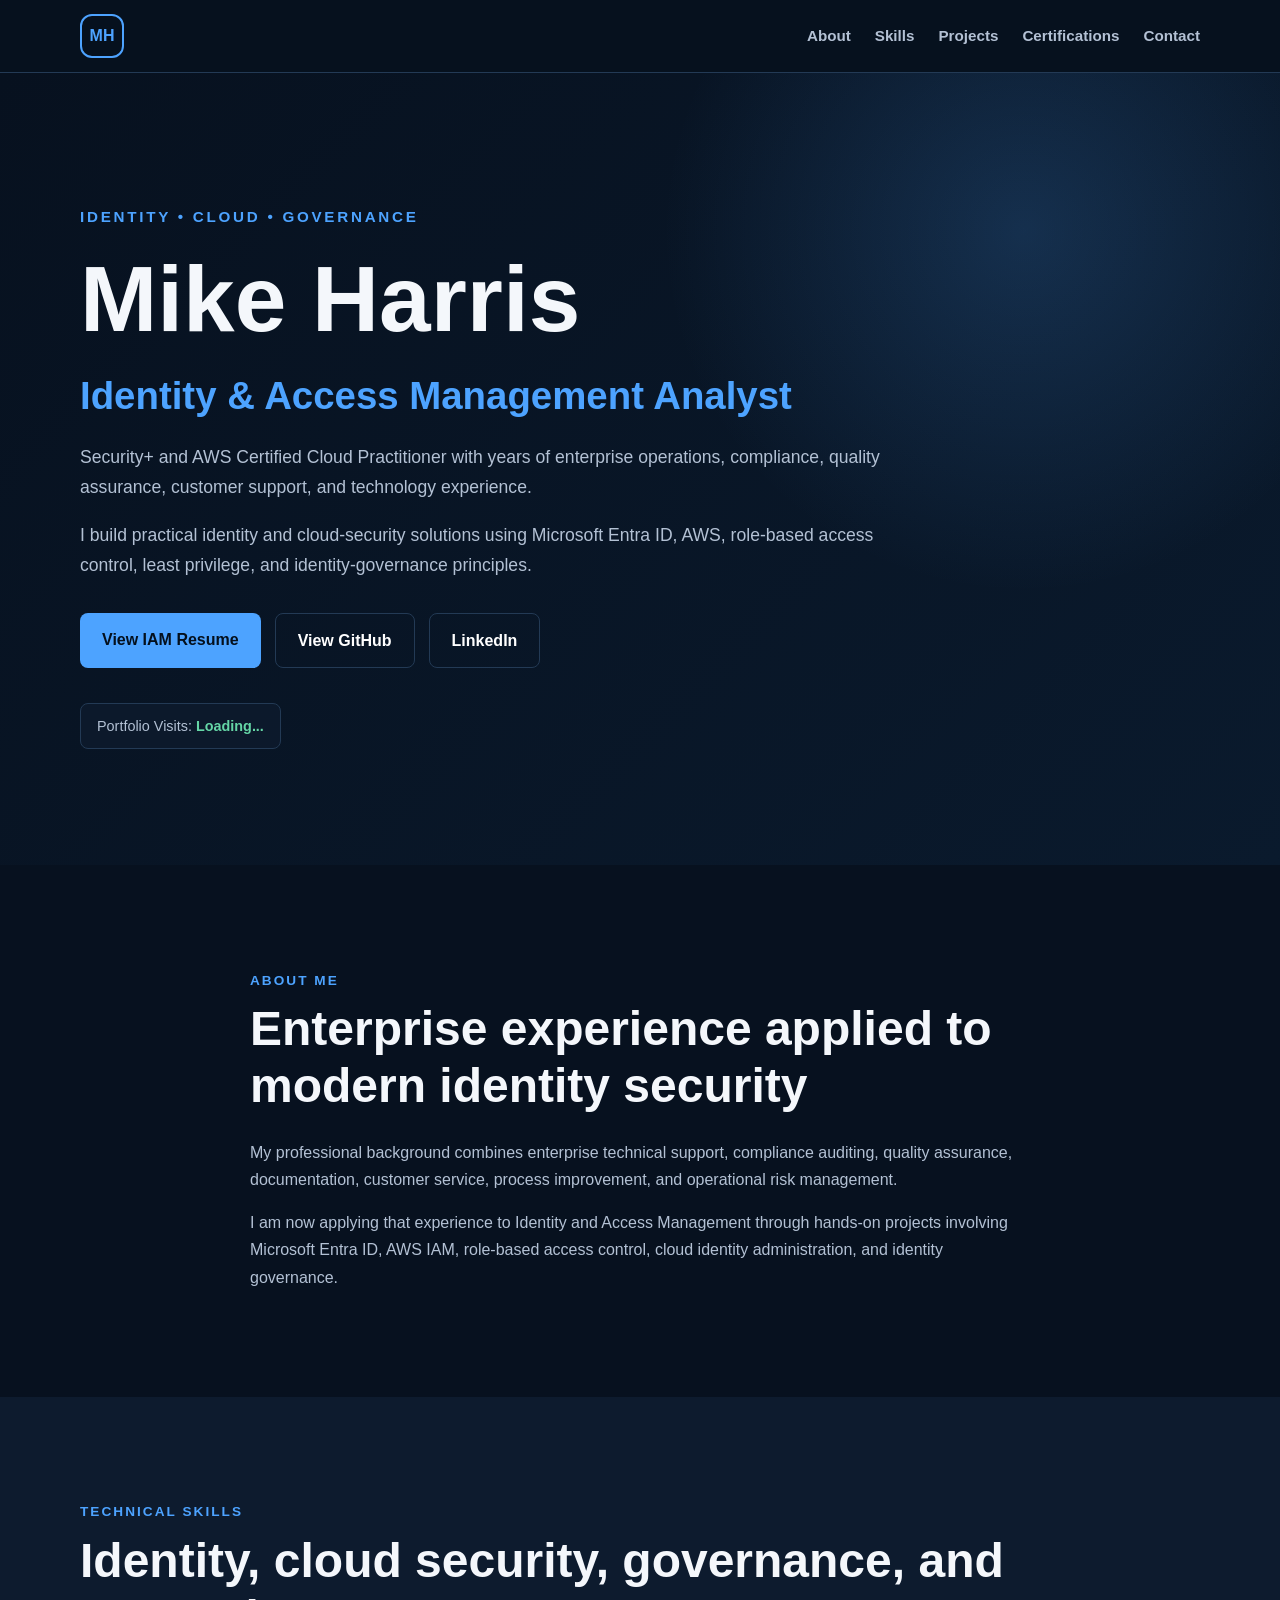
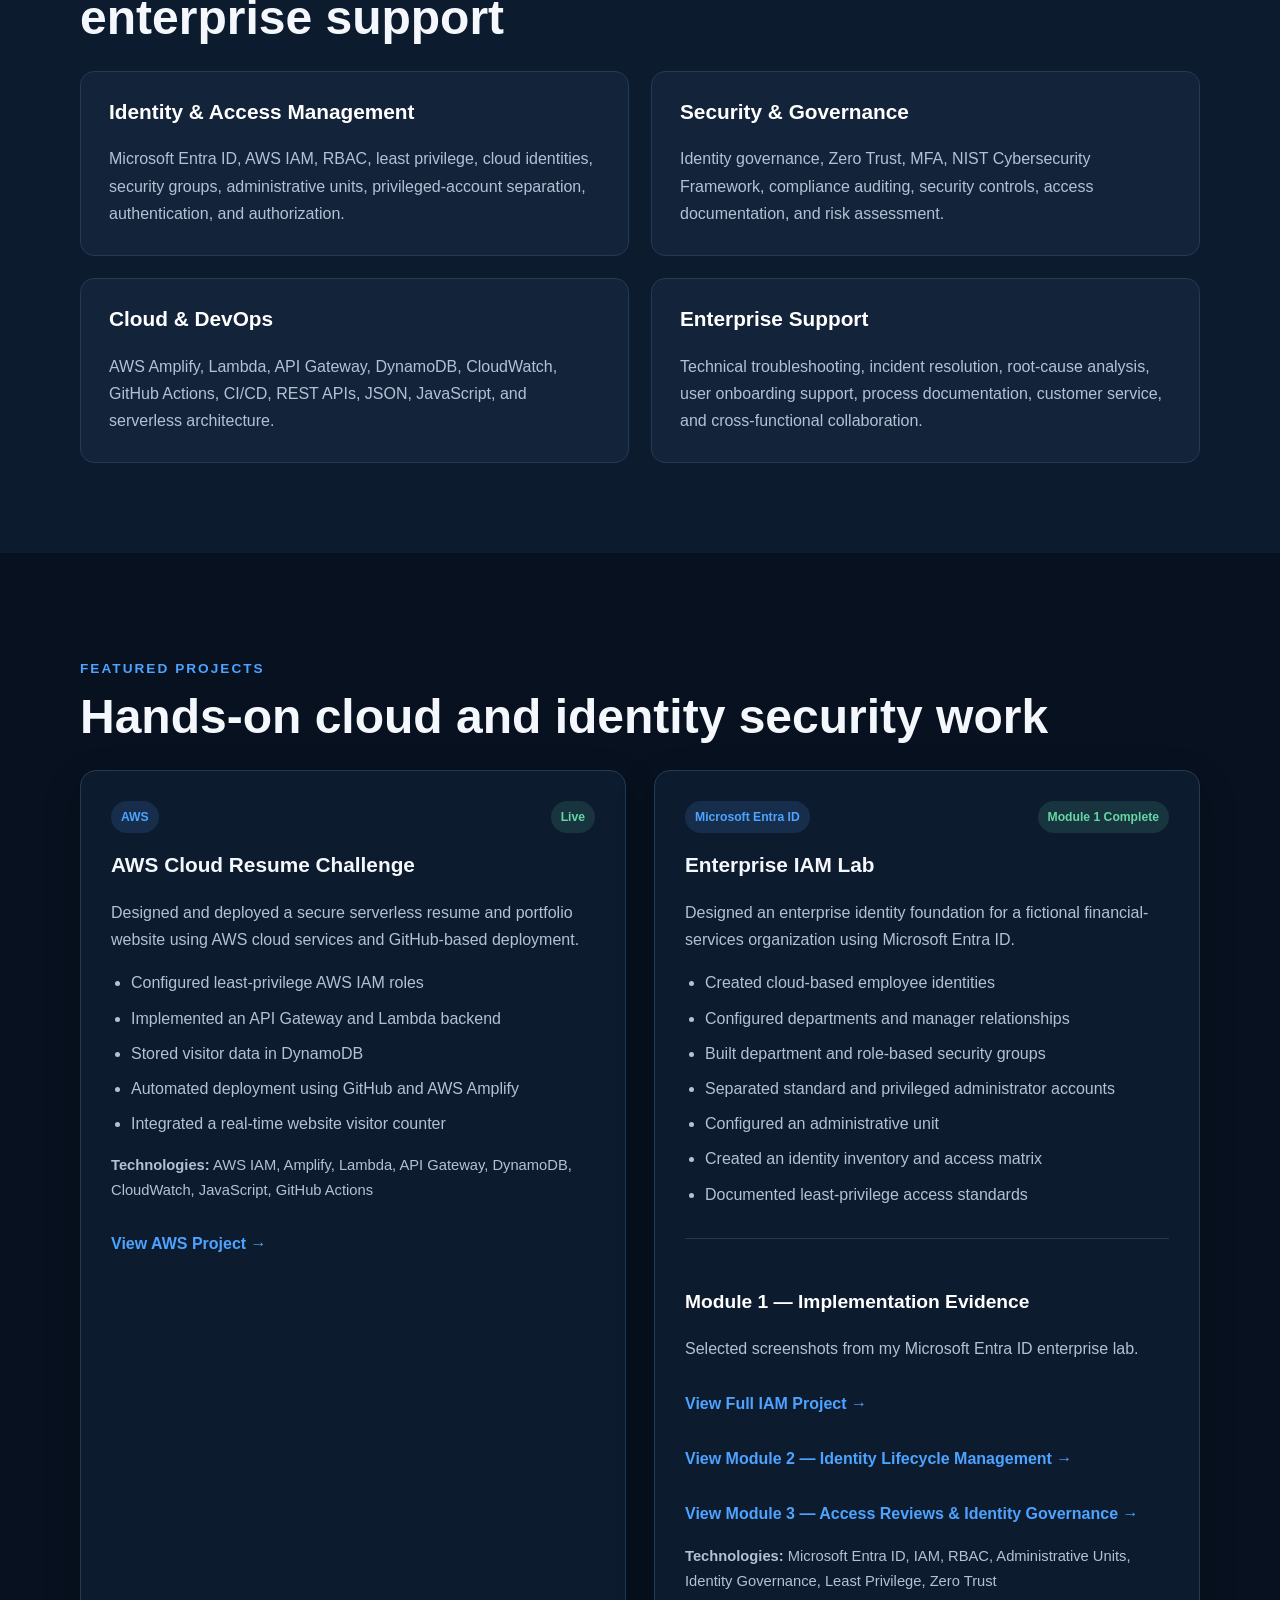
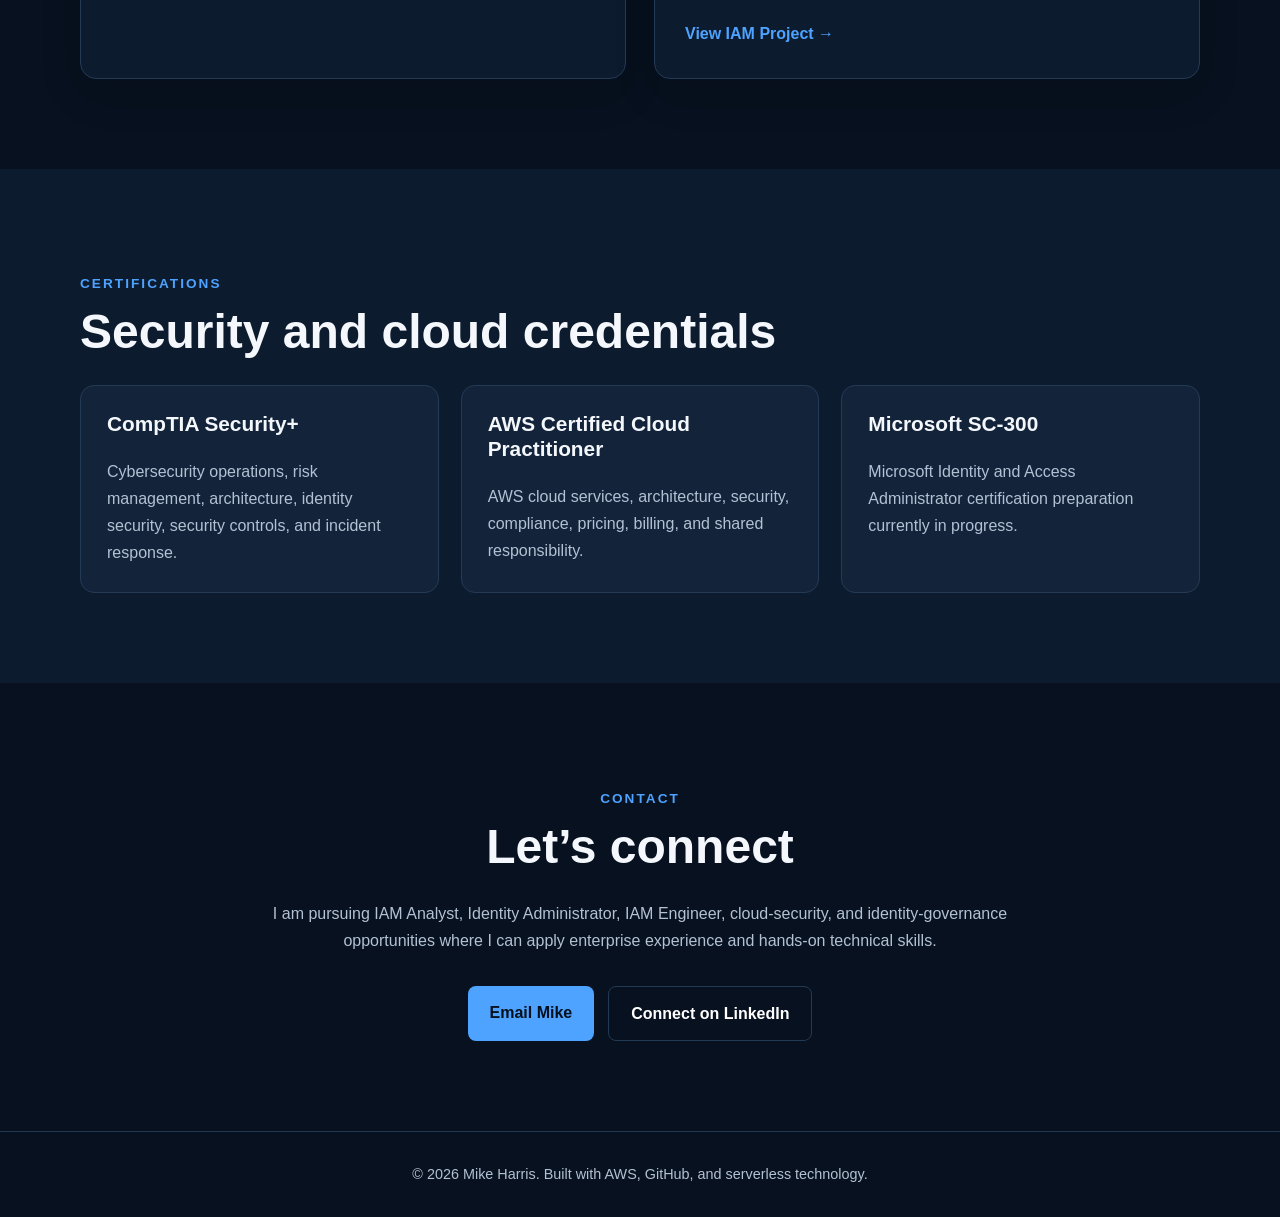
<file: index.html>
<!DOCTYPE html>
<html lang="en">
<head>
  <meta charset="UTF-8">

  <meta
    name="viewport"
    content="width=device-width, initial-scale=1.0"
  >

  <meta
    name="description"
    content="Mike Harris IAM and cloud security portfolio featuring Microsoft Entra ID, AWS, RBAC, identity governance, and cloud projects."
  >

  <title>Mike Harris | IAM & Cloud Security Portfolio</title>

  <link rel="stylesheet" href="style.css">
</head>

<body>

  <!-- Navigation -->
  <header class="site-header">
    <nav class="navbar container">

      <a class="logo" href="#top">MH</a>

      <div class="nav-links">
        <a href="#about">About</a>
        <a href="#skills">Skills</a>
        <a href="#projects">Projects</a>
        <a href="#certifications">Certifications</a>
        <a href="#contact">Contact</a>
      </div>

    </nav>
  </header>


  <main id="top">

    <!-- Hero Section -->
    <section class="hero">

      <div class="container hero-content">

        <p class="eyebrow">
          Identity • Cloud • Governance
        </p>

        <h1>Mike Harris</h1>

        <h2>
          Identity & Access Management Analyst
        </h2>

        <p class="hero-description">
          Security+ and AWS Certified Cloud Practitioner with 
          years of enterprise operations, compliance, quality assurance,
          customer support, and technology experience.
        </p>

        <p class="hero-description">
          I build practical identity and cloud-security solutions using
          Microsoft Entra ID, AWS, role-based access control, least privilege,
          and identity-governance principles.
        </p>

        <div class="button-group">

          <a
            class="button primary-button"
            href="Mike_Harris_Cloud_Resume.pdf"
            target="_blank"
            rel="noopener noreferrer"
          >
            View IAM Resume
          </a>

          <a
            class="button secondary-button"
            href="https://github.com/mikeharris23"
            target="_blank"
            rel="noopener noreferrer"
          >
            View GitHub
          </a>

          <a
            class="button secondary-button"
            href="https://www.linkedin.com/in/mharris7/"
            target="_blank"
            rel="noopener noreferrer"
          >
            LinkedIn
          </a>

        </div>

        <div class="visitor-counter">
          Portfolio Visits:
          <span id="visitor-count">Loading...</span>
        </div>

      </div>

    </section>


    <!-- About Section -->
    <section id="about" class="section">

      <div class="container narrow-container">

        <p class="section-label">About Me</p>

        <h2>
          Enterprise experience applied to modern identity security
        </h2>

        <p>
          My professional background combines enterprise technical support,
          compliance auditing, quality assurance, documentation, customer
          service, process improvement, and operational risk management.
        </p>

        <p>
          I am now applying that experience to Identity and Access Management
          through hands-on projects involving Microsoft Entra ID, AWS IAM,
          role-based access control, cloud identity administration, and
          identity governance.
        </p>

      </div>

    </section>


    <!-- Skills Section -->
    <section id="skills" class="section alternate-section">

      <div class="container">

        <p class="section-label">Technical Skills</p>

        <h2>
          Identity, cloud security, governance, and enterprise support
        </h2>

        <div class="skills-grid">

          <article class="skill-card">

            <h3>Identity & Access Management</h3>

            <p>
              Microsoft Entra ID, AWS IAM, RBAC, least privilege,
              cloud identities, security groups, administrative units,
              privileged-account separation, authentication, and authorization.
            </p>

          </article>


          <article class="skill-card">

            <h3>Security & Governance</h3>

            <p>
              Identity governance, Zero Trust, MFA, NIST Cybersecurity
              Framework, compliance auditing, security controls,
              access documentation, and risk assessment.
            </p>

          </article>


          <article class="skill-card">

            <h3>Cloud & DevOps</h3>

            <p>
              AWS Amplify, Lambda, API Gateway, DynamoDB, CloudWatch,
              GitHub Actions, CI/CD, REST APIs, JSON, JavaScript,
              and serverless architecture.
            </p>

          </article>


          <article class="skill-card">

            <h3>Enterprise Support</h3>

            <p>
              Technical troubleshooting, incident resolution, root-cause
              analysis, user onboarding support, process documentation,
              customer service, and cross-functional collaboration.
            </p>

          </article>

        </div>

      </div>

    </section>


    <!-- Projects Section -->
    <section id="projects" class="section">

      <div class="container">

        <p class="section-label">Featured Projects</p>

        <h2>
          Hands-on cloud and identity security work
        </h2>

        <div class="projects-grid">

          <!-- AWS Project -->
          <article class="project-card">

            <div class="project-heading">

              <span class="project-tag">
                AWS
              </span>

              <span class="status-badge">
                Live
              </span>

            </div>

            <h3>AWS Cloud Resume Challenge</h3>

            <p>
              Designed and deployed a secure serverless resume and portfolio
              website using AWS cloud services and GitHub-based deployment.
            </p>

            <ul>
              <li>Configured least-privilege AWS IAM roles</li>
              <li>Implemented an API Gateway and Lambda backend</li>
              <li>Stored visitor data in DynamoDB</li>
              <li>Automated deployment using GitHub and AWS Amplify</li>
              <li>Integrated a real-time website visitor counter</li>
            </ul>

            <p class="technology-list">
              <strong>Technologies:</strong>
              AWS IAM, Amplify, Lambda, API Gateway, DynamoDB,
              CloudWatch, JavaScript, GitHub Actions
            </p>

            <a
              class="project-link"
              href="https://github.com/mikeharris23/cloud-resume-project"
              target="_blank"
              rel="noopener noreferrer"
            >
              View AWS Project →
            </a>

          </article>


          <!-- IAM Project -->
          <article class="project-card">

            <div class="project-heading">

              <span class="project-tag">
                Microsoft Entra ID
              </span>

              <span class="status-badge">
                Module 1 Complete
              </span>

            </div>

            <h3>Enterprise IAM Lab</h3>

            <p>
              Designed an enterprise identity foundation for a fictional
              financial-services organization using Microsoft Entra ID.
            </p>

            <ul>
              <li>Created cloud-based employee identities</li>
              <li>Configured departments and manager relationships</li>
              <li>Built department and role-based security groups</li>
              <li>Separated standard and privileged administrator accounts</li>
              <li>Configured an administrative unit</li>
              <li>Created an identity inventory and access matrix</li>
              <li>Documented least-privilege access standards</li>
            </ul>

            <div class="iam-gallery">
  <h4>Module 1 — Implementation Evidence</h4>
  <p>Selected screenshots from my Microsoft Entra ID enterprise lab.</p>

              <a class="project-link" href="iam-lab.html">
  View Full IAM Project &rarr;
</a>

              <p>
  <a class="project-link" href="iam-lifecycle.html">
    View Module 2 — Identity Lifecycle Management &rarr;
  </a>
</p>

              <p>
  <a class="project-link" href="iam-governance.html">
    View Module 3 — Access Reviews &amp; Identity Governance &rarr;
  </a>
</p>
              
            <p class="technology-list">
              <strong>Technologies:</strong>
              Microsoft Entra ID, IAM, RBAC, Administrative Units,
              Identity Governance, Least Privilege, Zero Trust
            </p>

            <a
              class="project-link"
              href="https://github.com/mikeharris23/microsoft-entra-iam-lab"
              target="_blank"
              rel="noopener noreferrer"
            >
              View IAM Project →
            </a>

          </article>

        </div>

      </div>

    </section>


    <!-- Certifications Section -->
    <section id="certifications" class="section alternate-section">

      <div class="container">

        <p class="section-label">Certifications</p>

        <h2>
          Security and cloud credentials
        </h2>

        <div class="certification-grid">

          <article class="certification-card">

            <h3>CompTIA Security+</h3>

            <p>
              Cybersecurity operations, risk management, architecture,
              identity security, security controls, and incident response.
            </p>

          </article>


          <article class="certification-card">

            <h3>AWS Certified Cloud Practitioner</h3>

            <p>
              AWS cloud services, architecture, security, compliance,
              pricing, billing, and shared responsibility.
            </p>

          </article>


          <article class="certification-card">

            <h3>Microsoft SC-300</h3>

            <p>
              Microsoft Identity and Access Administrator certification
              preparation currently in progress.
            </p>

          </article>

        </div>

      </div>

    </section>


    <!-- Contact Section -->
    <section id="contact" class="section contact-section">

      <div class="container narrow-container">

        <p class="section-label">Contact</p>

        <h2>Let’s connect</h2>

        <p>
          I am pursuing IAM Analyst, Identity Administrator, IAM Engineer,
          cloud-security, and identity-governance opportunities where I can
          apply enterprise experience and hands-on technical skills.
        </p>

        <div class="button-group centered-buttons">

          <a
            class="button primary-button"
            href="mailto:mike_harris23@msn.com"
          >
            Email Mike
          </a>

          <a
            class="button secondary-button"
            href="https://www.linkedin.com/in/mharris7/"
            target="_blank"
            rel="noopener noreferrer"
          >
            Connect on LinkedIn
          </a>

        </div>

      </div>

    </section>

  </main>


  <!-- Footer -->
  <footer class="site-footer">

    <div class="container">

      <p>
        © 2026 Mike Harris. Built with AWS, GitHub, and serverless technology.
      </p>

    </div>

  </footer>


  <!-- Keep your visitor counter script -->
  <script src="script.js"></script>

</body>
</html>
</file>
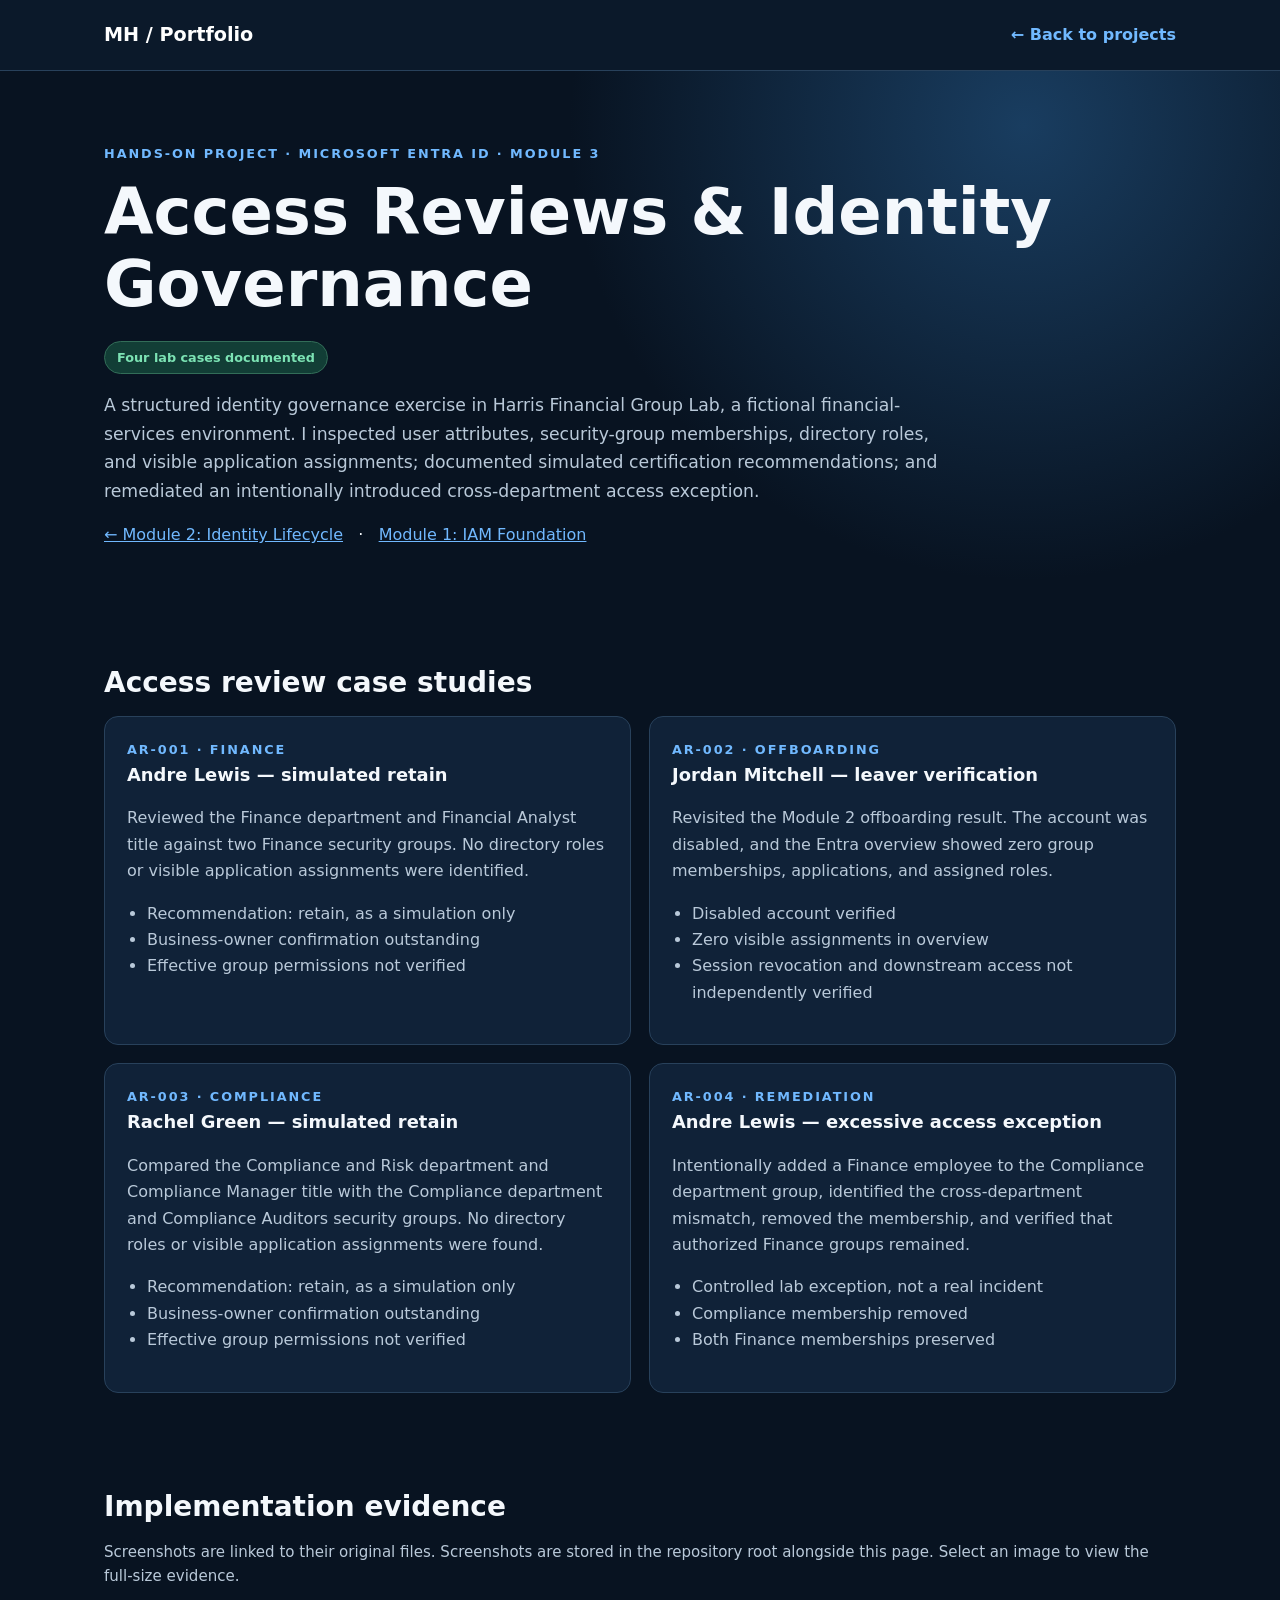
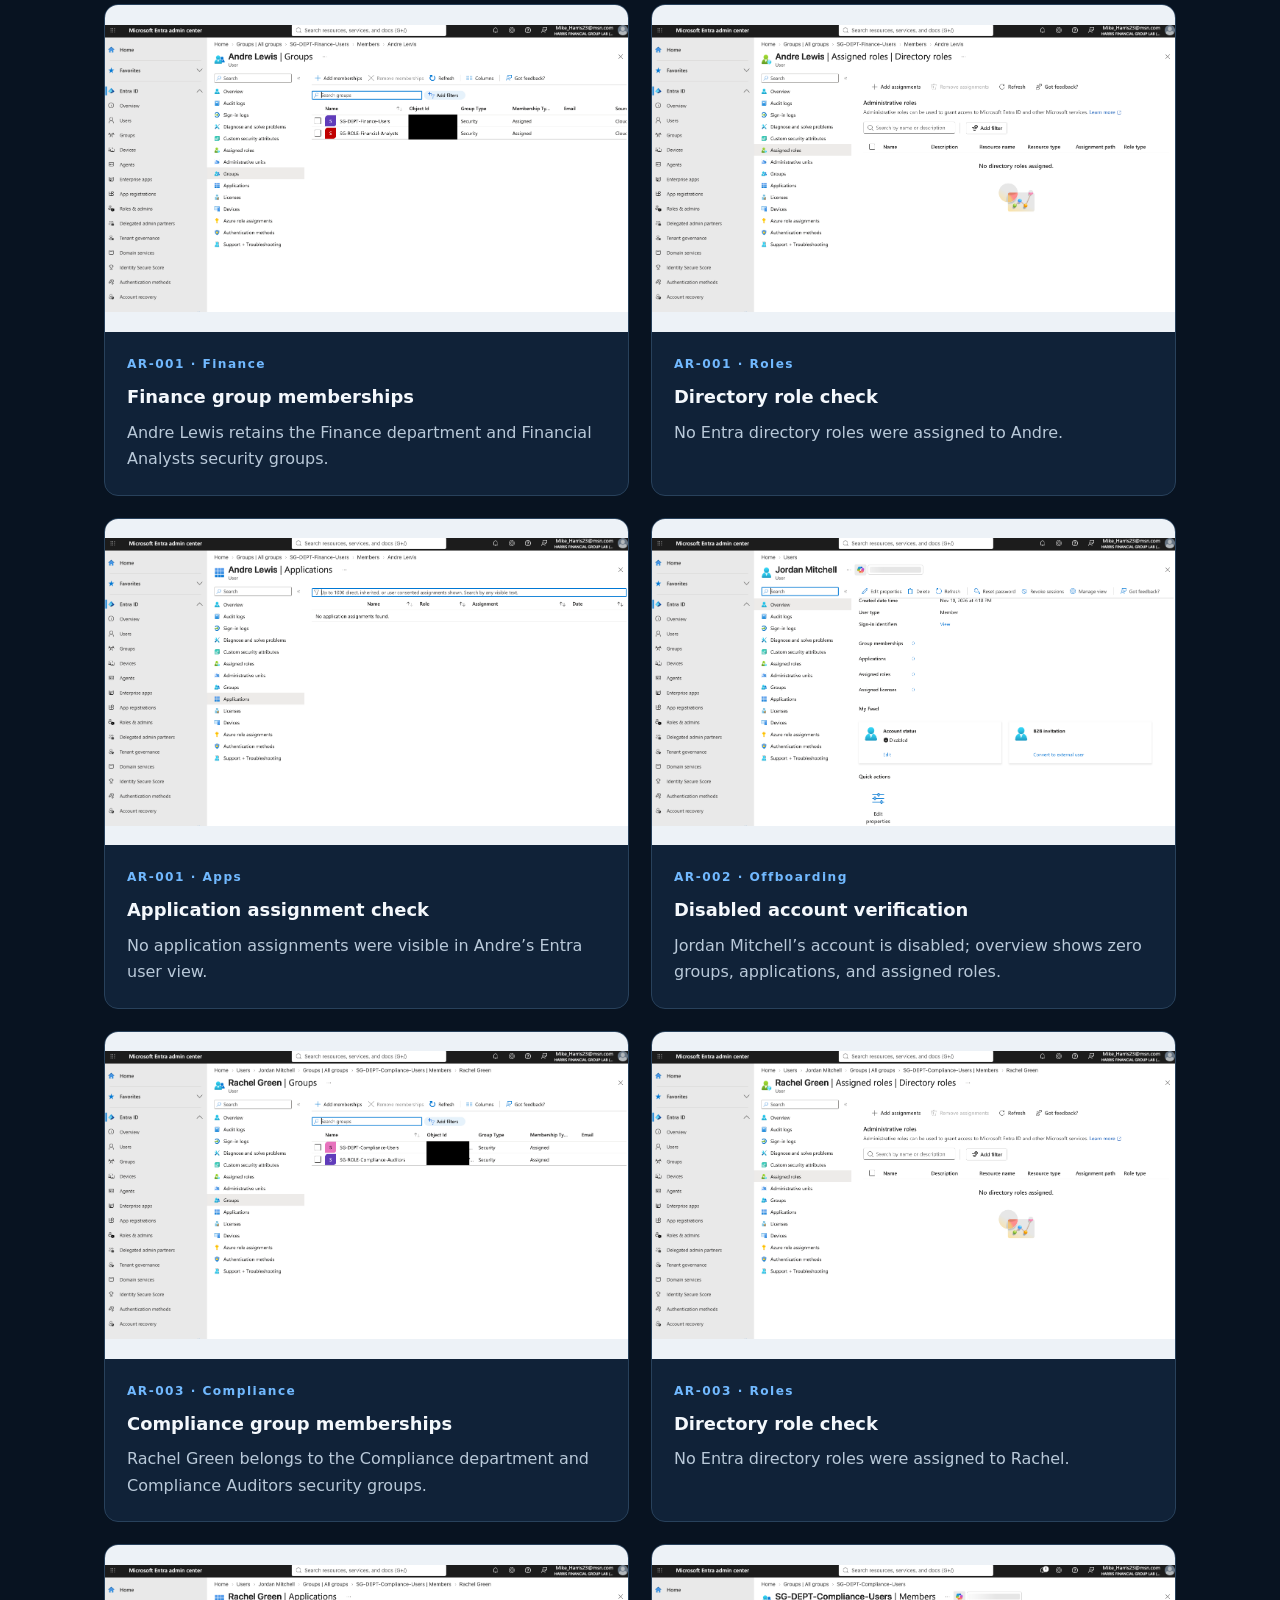
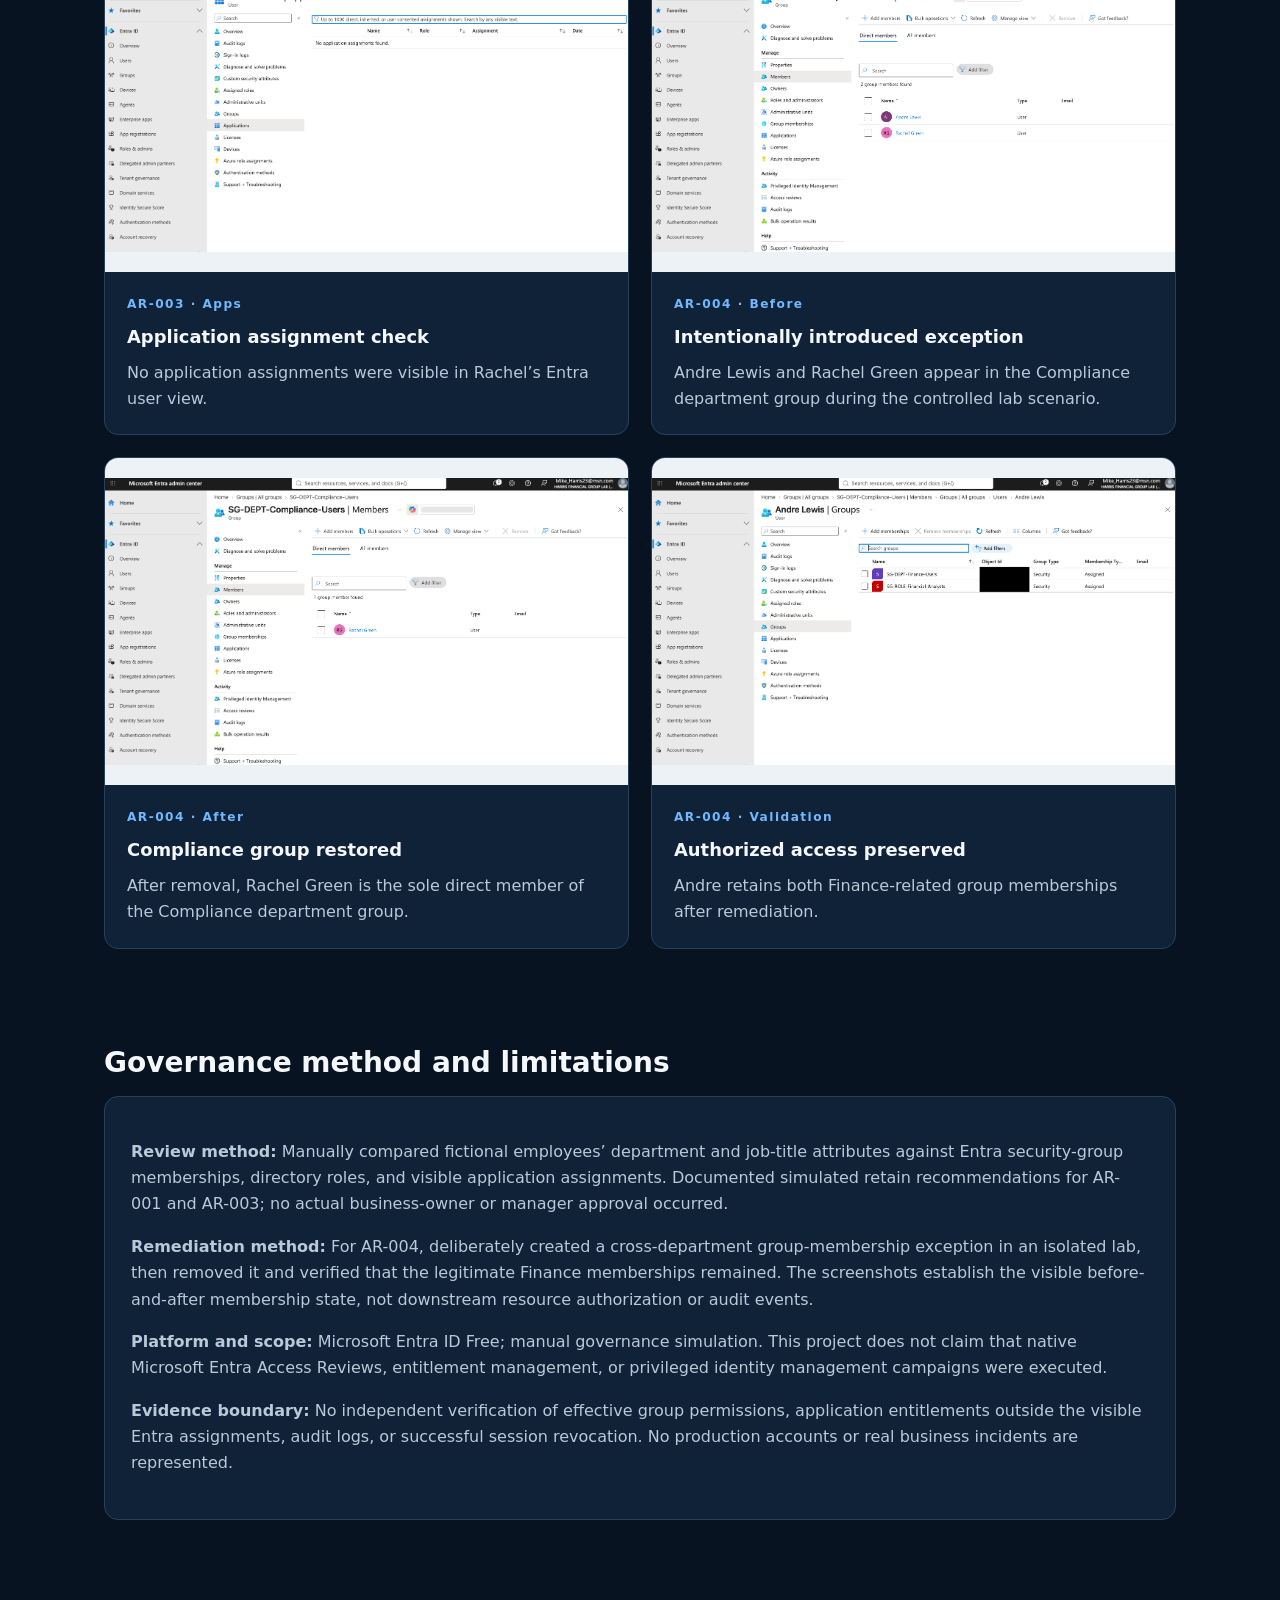
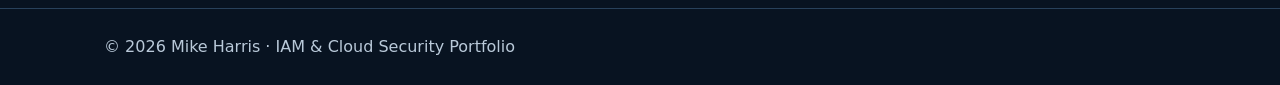
<file: iam-governance.html>
<!DOCTYPE html>
<html lang="en"><head><meta charset="utf-8"><meta name="viewport" content="width=device-width, initial-scale=1"><meta name="description" content="Microsoft Entra ID Free simulated access certifications, offboarding verification, and least-privilege remediation with lab evidence."><title>IAM Module 3 — Access Reviews &amp; Identity Governance | Mike Harris</title><style>:root{color-scheme:dark;--bg:#081321;--card:#102238;--line:#28415b;--ink:#f4f8fc;--muted:#b9c9d9;--blue:#71b9ff;--green:#7ce3b4}*{box-sizing:border-box}body{margin:0;background:var(--bg);color:var(--ink);font:16px/1.65 system-ui,-apple-system,Segoe UI,Arial,sans-serif}a{color:var(--blue)}.wrap{max-width:1120px;margin:auto;padding:0 24px}header{border-bottom:1px solid var(--line);background:#0b192a}nav{min-height:70px;display:flex;justify-content:space-between;align-items:center;gap:16px}nav a{text-decoration:none;font-weight:700}.brand{font-size:1.2rem;color:white}.hero{padding:72px 0 52px;background:radial-gradient(circle at 80% 10%,#193d60 0,transparent 40%)}.kicker{text-transform:uppercase;letter-spacing:.15em;color:var(--blue);font-size:.8rem;font-weight:800}h1{font-size:clamp(2.2rem,5vw,4rem);line-height:1.13;margin:12px 0 20px}h2{font-size:1.75rem;line-height:1.25;margin:0 0 16px}h3{font-size:1.12rem;margin:0 0 8px}.intro{max-width:850px;color:var(--muted);font-size:1.08rem}.section{padding:48px 0}.panel,.shot,.step{background:var(--card);border:1px solid var(--line);border-radius:14px}.panel{padding:26px;color:var(--muted)}.steps{display:grid;grid-template-columns:repeat(2,minmax(0,1fr));gap:18px}.step{padding:22px}.step p,.step li{color:var(--muted)}.step ul{padding-left:20px}.gallery{display:grid;grid-template-columns:repeat(2,minmax(0,1fr));gap:22px}.shot{overflow:hidden}.shot a{display:block;background:#edf2f7}.shot img{display:block;width:100%;aspect-ratio:16/10;object-fit:contain}.shot .body{padding:22px}.shot .body p{margin:0;color:var(--muted)}.num{font-size:.76rem;letter-spacing:.12em;color:var(--blue);font-weight:800;margin-bottom:8px}.note{color:var(--muted);font-size:.94rem}.pill{display:inline-block;border:1px solid #326d58;background:#123e36;color:var(--green);padding:5px 12px;border-radius:99px;font-size:.8rem;font-weight:700}footer{margin-top:40px;border-top:1px solid var(--line);padding:25px 0;color:var(--muted)}:focus-visible{outline:3px solid var(--blue);outline-offset:3px}@media(max-width:760px){.gallery,.steps{grid-template-columns:1fr}.hero{padding-top:48px}}</style></head><body>
<header><nav class="wrap"><a class="brand" href="index.html">MH / Portfolio</a><a href="index.html#projects">← Back to projects</a></nav></header>
<main><section class="hero"><div class="wrap"><div class="kicker">Hands-on project · Microsoft Entra ID · Module 3</div><h1>Access Reviews &amp; Identity Governance</h1><span class="pill">Four lab cases documented</span><p class="intro">A structured identity governance exercise in Harris Financial Group Lab, a fictional financial-services environment. I inspected user attributes, security-group memberships, directory roles, and visible application assignments; documented simulated certification recommendations; and remediated an intentionally introduced cross-department access exception.</p><p><a href="iam-lifecycle.html">← Module 2: Identity Lifecycle</a> &nbsp; · &nbsp; <a href="iam-lab.html">Module 1: IAM Foundation</a></p></div></section>
<section class="section"><div class="wrap"><h2>Access review case studies</h2><div class="steps">
<article class="step"><div class="kicker">AR-001 · Finance</div><h3>Andre Lewis — simulated retain</h3><p>Reviewed the Finance department and Financial Analyst title against two Finance security groups. No directory roles or visible application assignments were identified.</p><ul><li>Recommendation: retain, as a simulation only</li><li>Business-owner confirmation outstanding</li><li>Effective group permissions not verified</li></ul></article>
<article class="step"><div class="kicker">AR-002 · Offboarding</div><h3>Jordan Mitchell — leaver verification</h3><p>Revisited the Module 2 offboarding result. The account was disabled, and the Entra overview showed zero group memberships, applications, and assigned roles.</p><ul><li>Disabled account verified</li><li>Zero visible assignments in overview</li><li>Session revocation and downstream access not independently verified</li></ul></article>
<article class="step"><div class="kicker">AR-003 · Compliance</div><h3>Rachel Green — simulated retain</h3><p>Compared the Compliance and Risk department and Compliance Manager title with the Compliance department and Compliance Auditors security groups. No directory roles or visible application assignments were found.</p><ul><li>Recommendation: retain, as a simulation only</li><li>Business-owner confirmation outstanding</li><li>Effective group permissions not verified</li></ul></article>
<article class="step"><div class="kicker">AR-004 · Remediation</div><h3>Andre Lewis — excessive access exception</h3><p>Intentionally added a Finance employee to the Compliance department group, identified the cross-department mismatch, removed the membership, and verified that authorized Finance groups remained.</p><ul><li>Controlled lab exception, not a real incident</li><li>Compliance membership removed</li><li>Both Finance memberships preserved</li></ul></article>
</div></div></section>
<section class="section"><div class="wrap"><h2>Implementation evidence</h2><p class="note">Screenshots are linked to their original files. Screenshots are stored in the repository root alongside this page. Select an image to view the full-size evidence.</p><div class="gallery">
<article class="shot"><a href="ar001-finance-membership.png" target="_blank" rel="noopener noreferrer"><img src="ar001-finance-membership.png" loading="lazy" alt="Finance group memberships — Microsoft Entra ID lab evidence"></a><div class="body"><div class="num">AR-001 · Finance</div><h3>Finance group memberships</h3><p>Andre Lewis retains the Finance department and Financial Analysts security groups.</p></div></article>
<article class="shot"><a href="ar001-finance-roles.png" target="_blank" rel="noopener noreferrer"><img src="ar001-finance-roles.png" loading="lazy" alt="Directory role check — Microsoft Entra ID lab evidence"></a><div class="body"><div class="num">AR-001 · Roles</div><h3>Directory role check</h3><p>No Entra directory roles were assigned to Andre.</p></div></article>
<article class="shot"><a href="ar001-finance-apps.png" target="_blank" rel="noopener noreferrer"><img src="ar001-finance-apps.png" loading="lazy" alt="Application assignment check — Microsoft Entra ID lab evidence"></a><div class="body"><div class="num">AR-001 · Apps</div><h3>Application assignment check</h3><p>No application assignments were visible in Andre’s Entra user view.</p></div></article>
<article class="shot"><a href="ar002-disabled-account.png" target="_blank" rel="noopener noreferrer"><img src="ar002-disabled-account.png" loading="lazy" alt="Disabled account verification — Microsoft Entra ID lab evidence"></a><div class="body"><div class="num">AR-002 · Offboarding</div><h3>Disabled account verification</h3><p>Jordan Mitchell’s account is disabled; overview shows zero groups, applications, and assigned roles.</p></div></article>
<article class="shot"><a href="ar003-compliance-membership.png" target="_blank" rel="noopener noreferrer"><img src="ar003-compliance-membership.png" loading="lazy" alt="Compliance group memberships — Microsoft Entra ID lab evidence"></a><div class="body"><div class="num">AR-003 · Compliance</div><h3>Compliance group memberships</h3><p>Rachel Green belongs to the Compliance department and Compliance Auditors security groups.</p></div></article>
<article class="shot"><a href="ar003-compliance-roles.png" target="_blank" rel="noopener noreferrer"><img src="ar003-compliance-roles.png" loading="lazy" alt="Directory role check — Microsoft Entra ID lab evidence"></a><div class="body"><div class="num">AR-003 · Roles</div><h3>Directory role check</h3><p>No Entra directory roles were assigned to Rachel.</p></div></article>
<article class="shot"><a href="ar003-compliance-apps.png" target="_blank" rel="noopener noreferrer"><img src="ar003-compliance-apps.png" loading="lazy" alt="Application assignment check — Microsoft Entra ID lab evidence"></a><div class="body"><div class="num">AR-003 · Apps</div><h3>Application assignment check</h3><p>No application assignments were visible in Rachel’s Entra user view.</p></div></article>
<article class="shot"><a href="ar004-before-remediation.png" target="_blank" rel="noopener noreferrer"><img src="ar004-before-remediation.png" loading="lazy" alt="Intentionally introduced exception — Microsoft Entra ID lab evidence"></a><div class="body"><div class="num">AR-004 · Before</div><h3>Intentionally introduced exception</h3><p>Andre Lewis and Rachel Green appear in the Compliance department group during the controlled lab scenario.</p></div></article>
<article class="shot"><a href="ar004-after-remediation.png" target="_blank" rel="noopener noreferrer"><img src="ar004-after-remediation.png" loading="lazy" alt="Compliance group restored — Microsoft Entra ID lab evidence"></a><div class="body"><div class="num">AR-004 · After</div><h3>Compliance group restored</h3><p>After removal, Rachel Green is the sole direct member of the Compliance department group.</p></div></article>
<article class="shot"><a href="ar004-finance-verified.png" target="_blank" rel="noopener noreferrer"><img src="ar004-finance-verified.png" loading="lazy" alt="Authorized access preserved — Microsoft Entra ID lab evidence"></a><div class="body"><div class="num">AR-004 · Validation</div><h3>Authorized access preserved</h3><p>Andre retains both Finance-related group memberships after remediation.</p></div></article>
</div></div></section>
<section class="section"><div class="wrap"><h2>Governance method and limitations</h2><div class="panel"><p><strong>Review method:</strong> Manually compared fictional employees’ department and job-title attributes against Entra security-group memberships, directory roles, and visible application assignments. Documented simulated retain recommendations for AR-001 and AR-003; no actual business-owner or manager approval occurred.</p><p><strong>Remediation method:</strong> For AR-004, deliberately created a cross-department group-membership exception in an isolated lab, then removed it and verified that the legitimate Finance memberships remained. The screenshots establish the visible before-and-after membership state, not downstream resource authorization or audit events.</p><p><strong>Platform and scope:</strong> Microsoft Entra ID Free; manual governance simulation. This project does not claim that native Microsoft Entra Access Reviews, entitlement management, or privileged identity management campaigns were executed.</p><p><strong>Evidence boundary:</strong> No independent verification of effective group permissions, application entitlements outside the visible Entra assignments, audit logs, or successful session revocation. No production accounts or real business incidents are represented.</p></div></div></section></main>
<footer><div class="wrap">© 2026 Mike Harris · IAM &amp; Cloud Security Portfolio</div></footer></body></html>
</file>
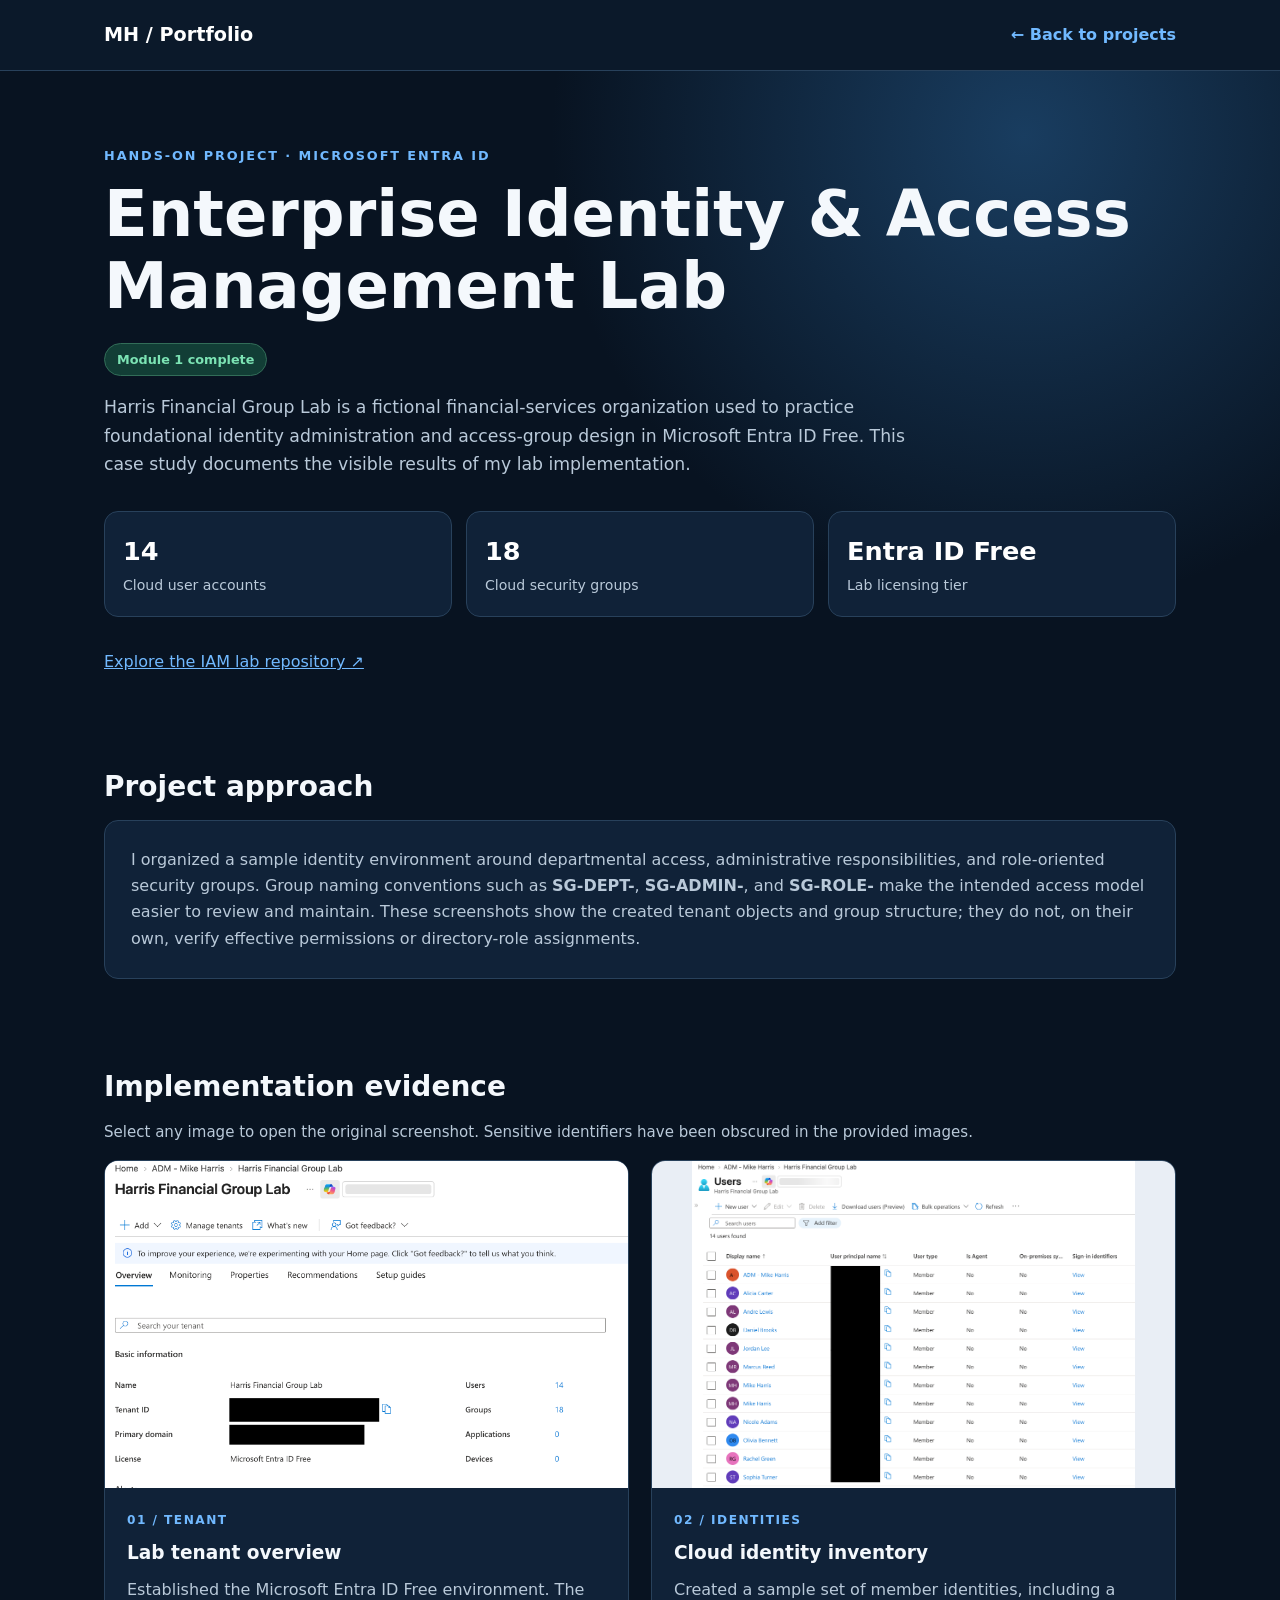
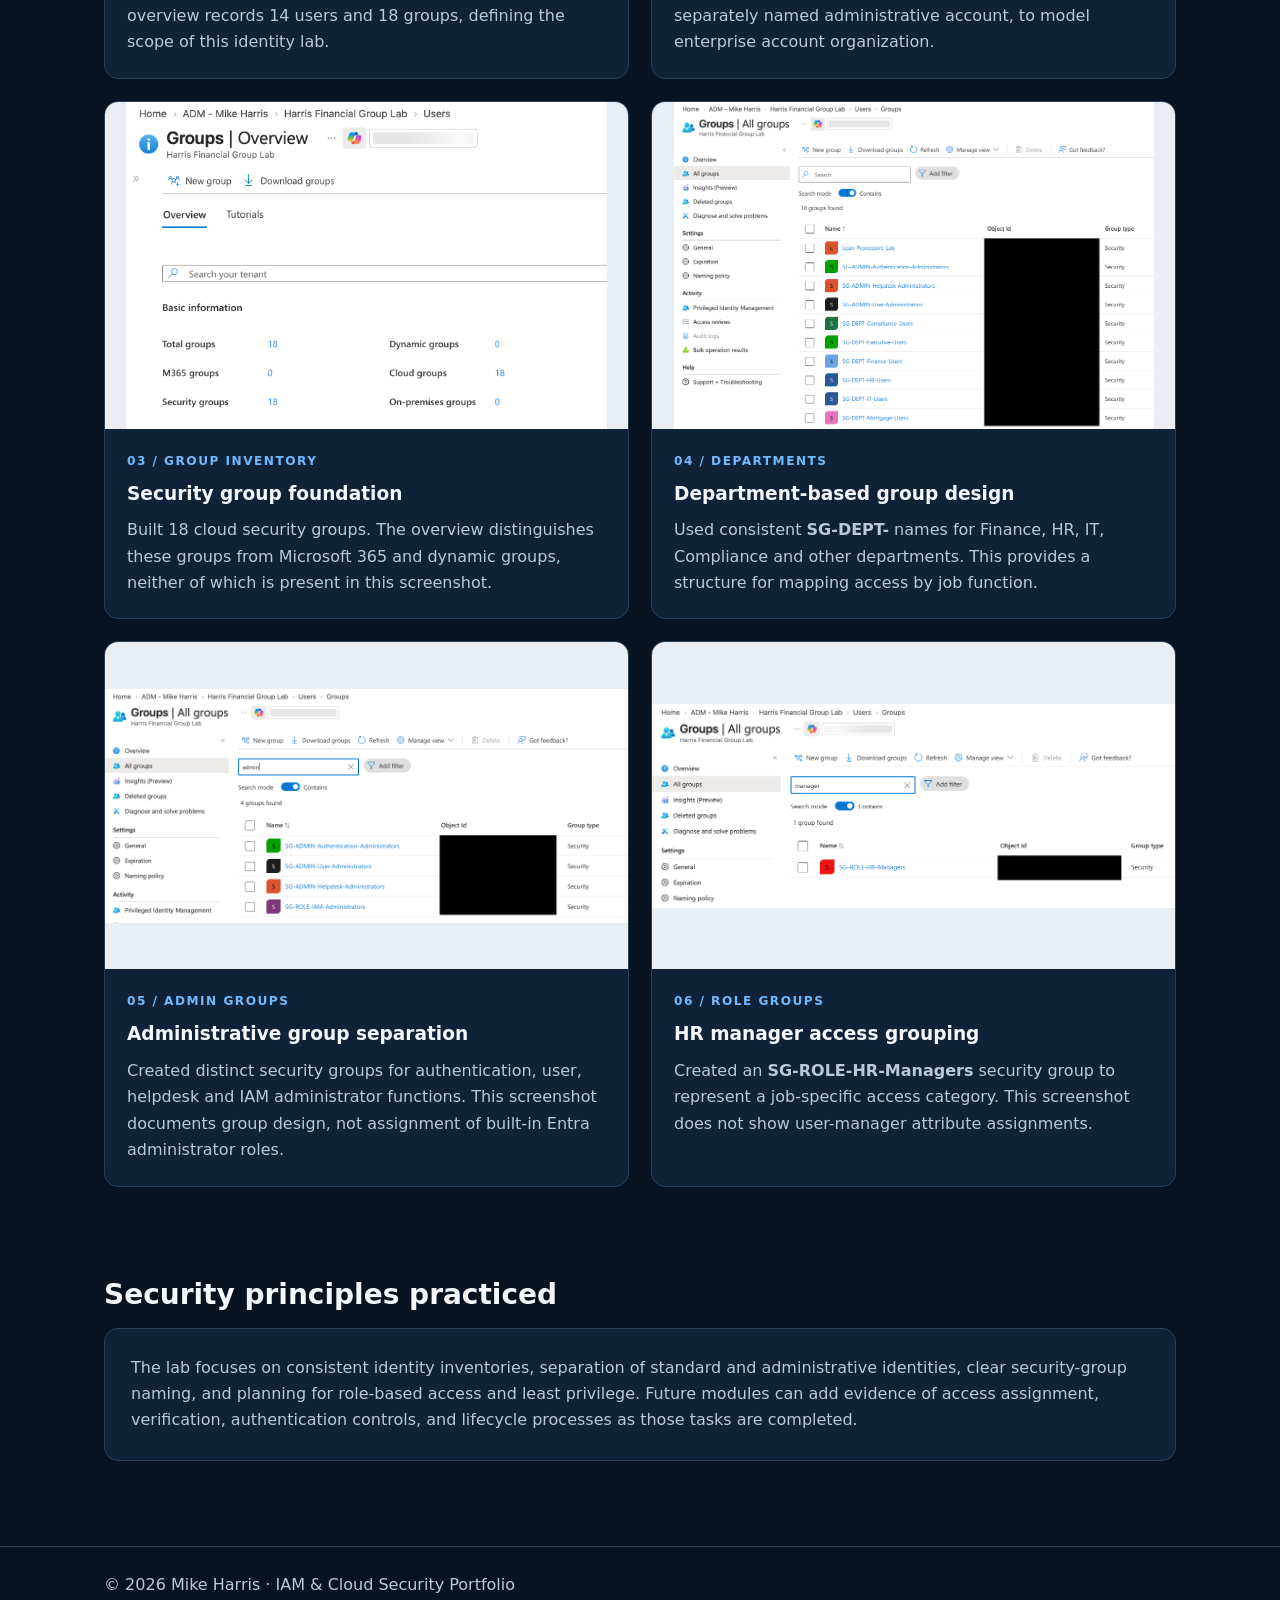
<file: iam-lab.html>
<!DOCTYPE html>
<html lang="en">
<head>
<meta charset="utf-8"><meta name="viewport" content="width=device-width,initial-scale=1">
<meta name="description" content="Microsoft Entra ID identity and access management lab: tenant identities, security groups, department access design, and administrator group separation.">
<title>Microsoft Entra ID Lab | Mike Harris</title>
<style>
:root{color-scheme:dark;--bg:#081321;--card:#102238;--line:#28415b;--ink:#f4f8fc;--muted:#b9c9d9;--blue:#71b9ff;--green:#7ce3b4}*{box-sizing:border-box}html{scroll-behavior:smooth}body{margin:0;background:var(--bg);color:var(--ink);font:16px/1.65 system-ui,-apple-system,Segoe UI,Arial,sans-serif}a{color:var(--blue)}.wrap{max-width:1120px;margin:auto;padding:0 24px}header{border-bottom:1px solid var(--line);background:#0b192a}nav{min-height:70px;display:flex;justify-content:space-between;align-items:center;gap:16px}nav a{text-decoration:none;font-weight:700}.brand{font-size:1.2rem;color:white}.hero{padding:74px 0 48px;background:radial-gradient(circle at 80% 10%,#193d60 0,transparent 40%)}.kicker{text-transform:uppercase;letter-spacing:.15em;color:var(--blue);font-size:.8rem;font-weight:800}h1{font-size:clamp(2.2rem,5vw,4rem);line-height:1.13;margin:12px 0 20px}h2{font-size:1.75rem;line-height:1.25;margin:0 0 16px}h3{font-size:1.16rem;margin:0 0 8px}.intro{max-width:820px;color:var(--muted);font-size:1.08rem}.stats{display:grid;grid-template-columns:repeat(3,minmax(0,1fr));gap:14px;margin:32px 0}.stat,.panel,.shot{background:var(--card);border:1px solid var(--line);border-radius:14px}.stat{padding:18px}.stat strong{display:block;font-size:1.6rem;color:white}.stat span{color:var(--muted);font-size:.88rem}.pill{display:inline-block;border:1px solid #326d58;background:#123e36;color:var(--green);padding:5px 12px;border-radius:99px;font-size:.8rem;font-weight:700}.section{padding:45px 0}.panel{padding:26px;color:var(--muted)}.gallery{display:grid;grid-template-columns:repeat(2,minmax(0,1fr));gap:22px}.shot{overflow:hidden}.shot a{display:block;background:#e9eef5}.shot img{display:block;width:100%;aspect-ratio:16/10;object-fit:contain}.shot .body{padding:22px}.shot .body p{margin:0;color:var(--muted)}.num{font-size:.76rem;letter-spacing:.12em;color:var(--blue);font-weight:800;margin-bottom:8px}.note{color:var(--muted);font-size:.94rem}footer{margin-top:40px;border-top:1px solid var(--line);padding:25px 0;color:var(--muted)}:focus-visible{outline:3px solid var(--blue);outline-offset:3px}@media(max-width:720px){.gallery{grid-template-columns:1fr}.stats{grid-template-columns:1fr}.hero{padding-top:48px}}
</style>
</head>
<body>
<header><nav class="wrap"><a class="brand" href="index.html">MH / Portfolio</a><a href="index.html#projects">← Back to projects</a></nav></header>
<main>
<section class="hero"><div class="wrap"><div class="kicker">Hands-on project · Microsoft Entra ID</div><h1>Enterprise Identity &amp; Access Management Lab</h1><span class="pill">Module 1 complete</span><p class="intro">Harris Financial Group Lab is a fictional financial-services organization used to practice foundational identity administration and access-group design in Microsoft Entra ID Free. This case study documents the visible results of my lab implementation.</p><div class="stats"><div class="stat"><strong>14</strong><span>Cloud user accounts</span></div><div class="stat"><strong>18</strong><span>Cloud security groups</span></div><div class="stat"><strong>Entra ID Free</strong><span>Lab licensing tier</span></div></div><a href="https://github.com/mikeharris23/microsoft-entra-iam-lab" target="_blank" rel="noopener noreferrer">Explore the IAM lab repository ↗</a></div></section>
<section class="section"><div class="wrap"><h2>Project approach</h2><div class="panel">I organized a sample identity environment around departmental access, administrative responsibilities, and role-oriented security groups. Group naming conventions such as <strong>SG-DEPT-</strong>, <strong>SG-ADMIN-</strong>, and <strong>SG-ROLE-</strong> make the intended access model easier to review and maintain. These screenshots show the created tenant objects and group structure; they do not, on their own, verify effective permissions or directory-role assignments.</div></div></section>
<section class="section" id="evidence"><div class="wrap"><h2>Implementation evidence</h2><p class="note">Select any image to open the original screenshot. Sensitive identifiers have been obscured in the provided images.</p><div class="gallery">
<article class="shot"><a href="/01-entra-tenant.png" target="_blank" rel="noopener noreferrer"><img src="/01-entra-tenant.png" alt="Harris Financial Group Lab tenant overview showing 14 users, 18 groups and Entra ID Free" loading="lazy"></a><div class="body"><div class="num">01 / TENANT</div><h3>Lab tenant overview</h3><p>Established the Microsoft Entra ID Free environment. The overview records 14 users and 18 groups, defining the scope of this identity lab.</p></div></article>
<article class="shot"><a href="/02-entra-users.png" target="_blank" rel="noopener noreferrer"><img src="/02-entra-users.png" alt="Microsoft Entra users list with 14 member accounts and a separately named administrator identity" loading="lazy"></a><div class="body"><div class="num">02 / IDENTITIES</div><h3>Cloud identity inventory</h3><p>Created a sample set of member identities, including a separately named administrative account, to model enterprise account organization.</p></div></article>
<article class="shot"><a href="/03-security-groups.png" target="_blank" rel="noopener noreferrer"><img src="/03-security-groups.png" alt="Groups overview showing 18 cloud security groups and zero dynamic groups" loading="lazy"></a><div class="body"><div class="num">03 / GROUP INVENTORY</div><h3>Security group foundation</h3><p>Built 18 cloud security groups. The overview distinguishes these groups from Microsoft 365 and dynamic groups, neither of which is present in this screenshot.</p></div></article>
<article class="shot"><a href="/04-rbac-roles.png" target="_blank" rel="noopener noreferrer"><img src="/04-rbac-roles.png" alt="Entra security group list including Finance, HR, Compliance and IT departmental groups" loading="lazy"></a><div class="body"><div class="num">04 / DEPARTMENTS</div><h3>Department-based group design</h3><p>Used consistent <strong>SG-DEPT-</strong> names for Finance, HR, IT, Compliance and other departments. This provides a structure for mapping access by job function.</p></div></article>
<article class="shot"><a href="/05-administrative-units.png" target="_blank" rel="noopener noreferrer"><img src="/05-administrative-units.png" alt="Filtered group list showing authentication, user, helpdesk and IAM administrator security groups" loading="lazy"></a><div class="body"><div class="num">05 / ADMIN GROUPS</div><h3>Administrative group separation</h3><p>Created distinct security groups for authentication, user, helpdesk and IAM administrator functions. This screenshot documents group design, not assignment of built-in Entra administrator roles.</p></div></article>
<article class="shot"><a href="/06-manager-assignments.png" target="_blank" rel="noopener noreferrer"><img src="/06-manager-assignments.png" alt="Filtered group list showing SG-ROLE-HR-Managers security group" loading="lazy"></a><div class="body"><div class="num">06 / ROLE GROUPS</div><h3>HR manager access grouping</h3><p>Created an <strong>SG-ROLE-HR-Managers</strong> security group to represent a job-specific access category. This screenshot does not show user-manager attribute assignments.</p></div></article>
</div></div></section>
<section class="section"><div class="wrap"><h2>Security principles practiced</h2><div class="panel">The lab focuses on consistent identity inventories, separation of standard and administrative identities, clear security-group naming, and planning for role-based access and least privilege. Future modules can add evidence of access assignment, verification, authentication controls, and lifecycle processes as those tasks are completed.</div></div></section>
</main><footer><div class="wrap">© 2026 Mike Harris · IAM &amp; Cloud Security Portfolio</div></footer>
</body></html>
</file>
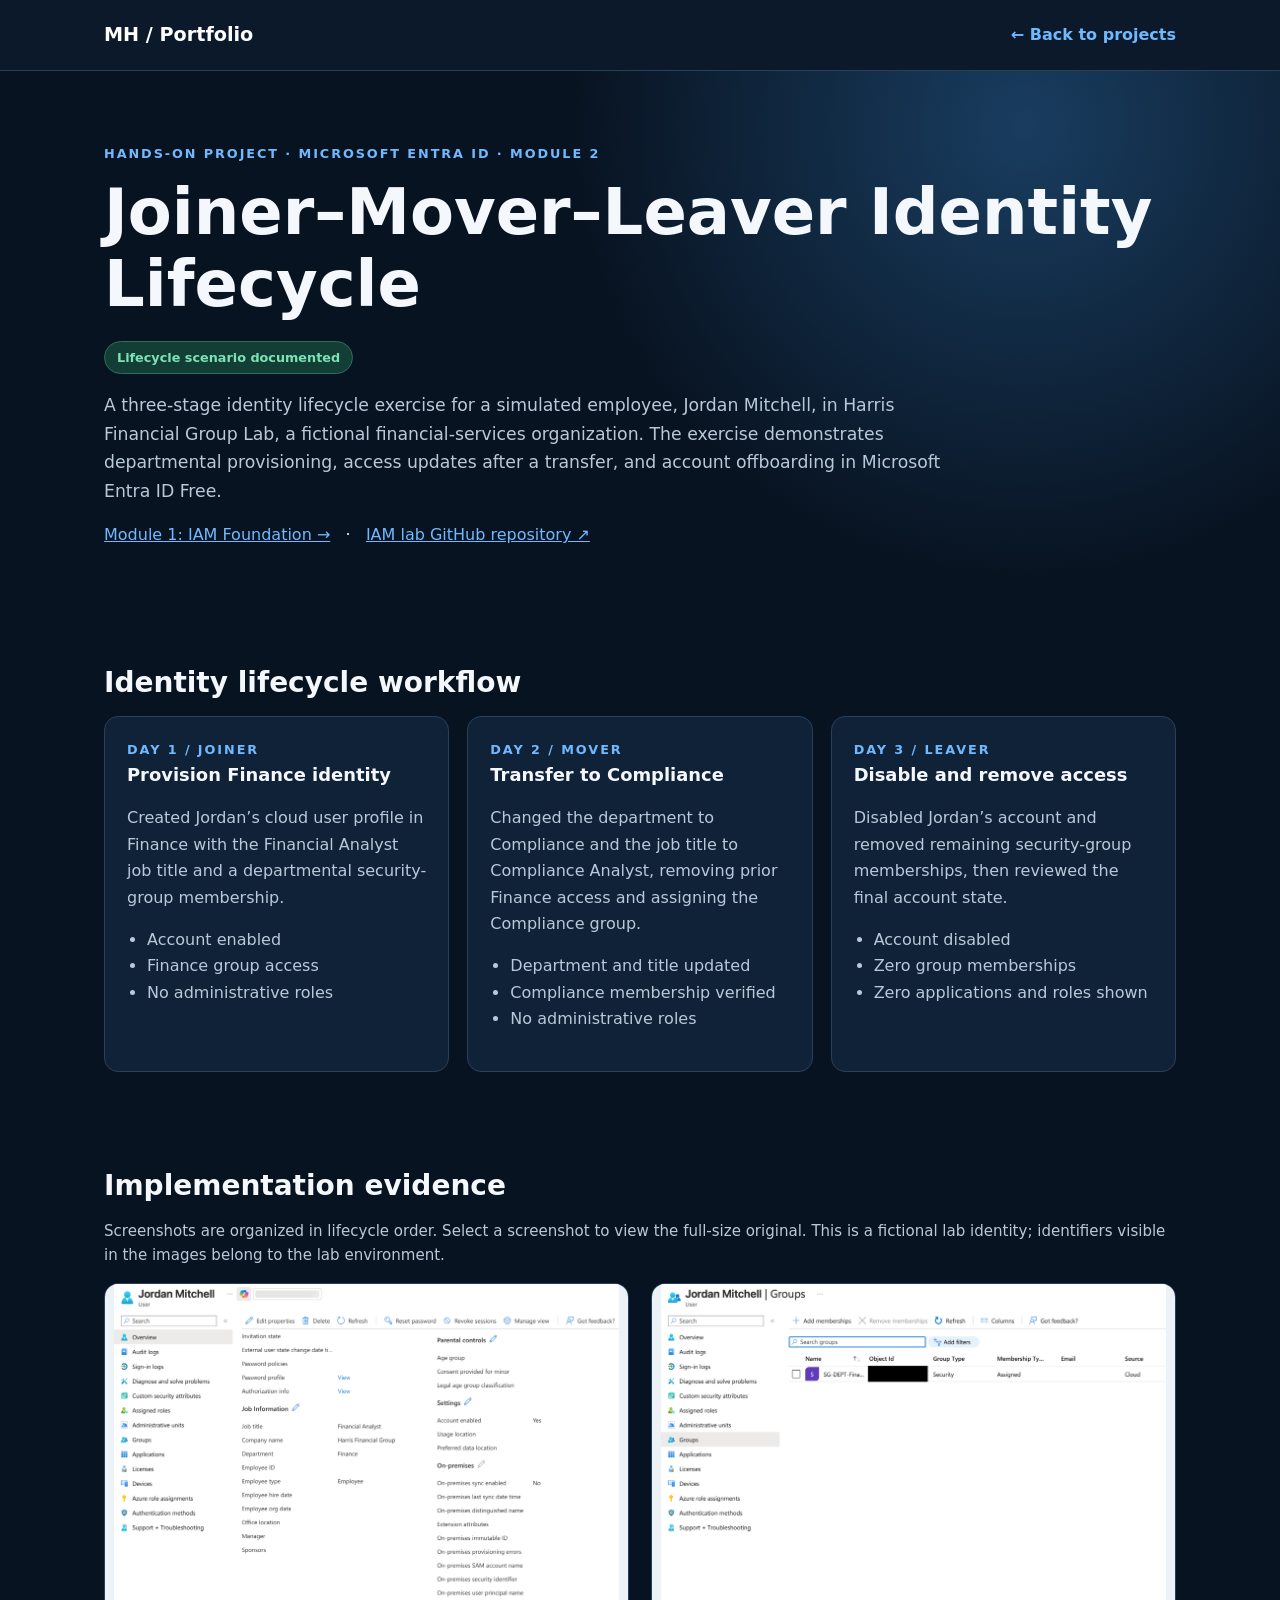
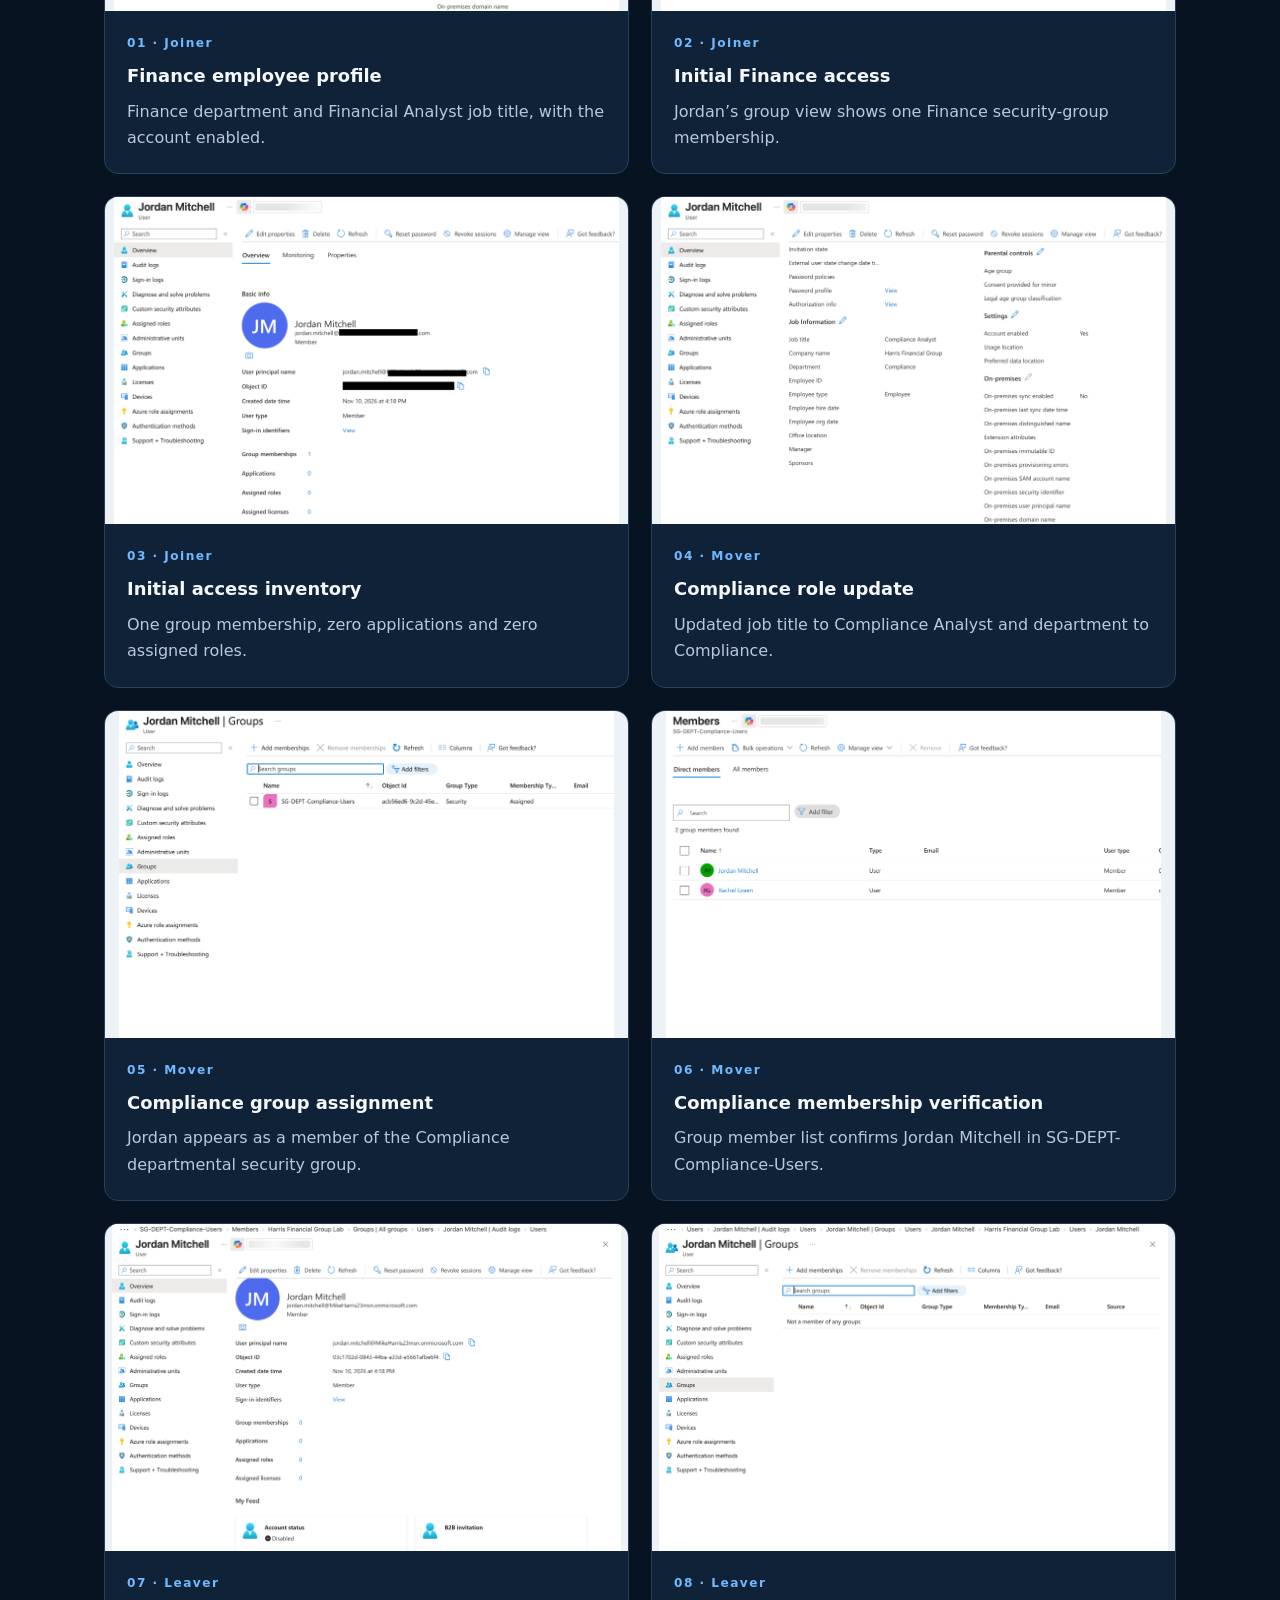
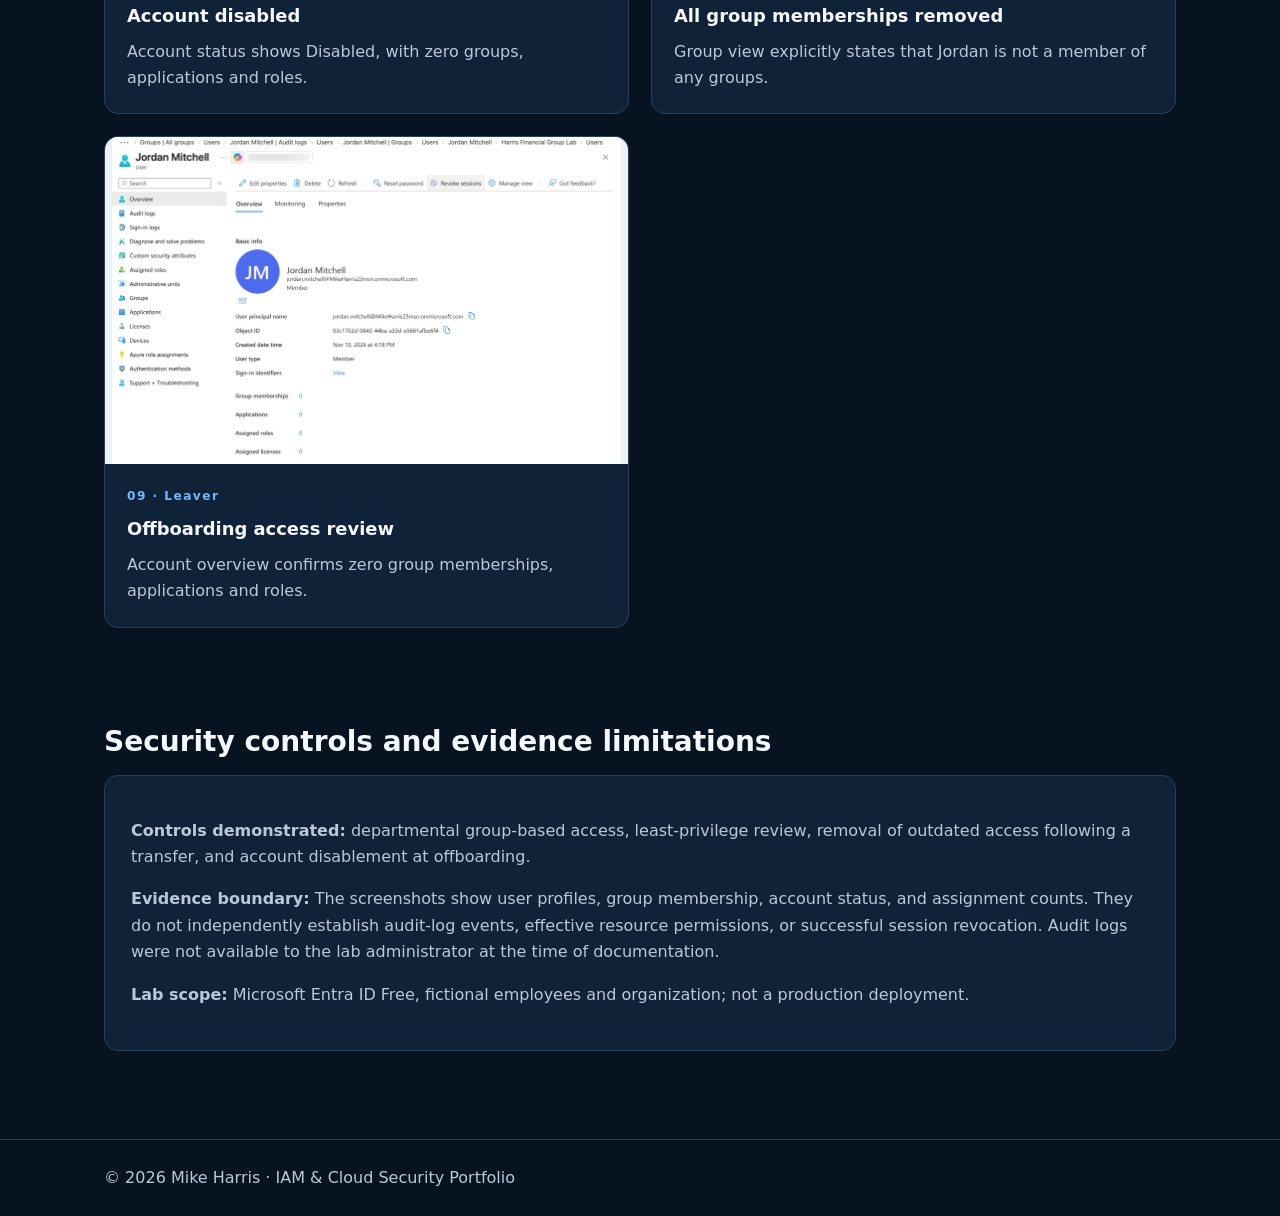
<file: iam-lifecycle.html>
<!DOCTYPE html><html lang="en"><head><meta charset="utf-8"><meta name="viewport" content="width=device-width, initial-scale=1"><meta name="description" content="Hands-on Microsoft Entra ID Joiner Mover Leaver lifecycle case study with implementation screenshots."><title>IAM Module 2 — Identity Lifecycle | Mike Harris</title><style>
:root{color-scheme:dark;--bg:#081321;--card:#102238;--line:#28415b;--ink:#f4f8fc;--muted:#b9c9d9;--blue:#71b9ff;--green:#7ce3b4}*{box-sizing:border-box}body{margin:0;background:var(--bg);color:var(--ink);font:16px/1.65 system-ui,-apple-system,Segoe UI,Arial,sans-serif}a{color:var(--blue)}.wrap{max-width:1120px;margin:auto;padding:0 24px}header{border-bottom:1px solid var(--line);background:#0b192a}nav{min-height:70px;display:flex;justify-content:space-between;align-items:center;gap:16px}nav a{text-decoration:none;font-weight:700}.brand{font-size:1.2rem;color:white}.hero{padding:72px 0 52px;background:radial-gradient(circle at 80% 10%,#193d60 0,transparent 40%)}.kicker{text-transform:uppercase;letter-spacing:.15em;color:var(--blue);font-size:.8rem;font-weight:800}h1{font-size:clamp(2.2rem,5vw,4rem);line-height:1.13;margin:12px 0 20px}h2{font-size:1.75rem;line-height:1.25;margin:0 0 16px}h3{font-size:1.12rem;margin:0 0 8px}.intro{max-width:850px;color:var(--muted);font-size:1.08rem}.section{padding:48px 0}.panel,.shot,.step{background:var(--card);border:1px solid var(--line);border-radius:14px}.panel{padding:26px;color:var(--muted)}.steps{display:grid;grid-template-columns:repeat(3,minmax(0,1fr));gap:18px}.step{padding:22px}.step p,.step li{color:var(--muted)}.step ul{padding-left:20px}.gallery{display:grid;grid-template-columns:repeat(2,minmax(0,1fr));gap:22px}.shot{overflow:hidden}.shot a{display:block;background:#edf2f7}.shot img{display:block;width:100%;aspect-ratio:16/10;object-fit:contain}.shot .body{padding:22px}.shot .body p{margin:0;color:var(--muted)}.num{font-size:.76rem;letter-spacing:.12em;color:var(--blue);font-weight:800;margin-bottom:8px}.note{color:var(--muted);font-size:.94rem}.pill{display:inline-block;border:1px solid #326d58;background:#123e36;color:var(--green);padding:5px 12px;border-radius:99px;font-size:.8rem;font-weight:700}footer{margin-top:40px;border-top:1px solid var(--line);padding:25px 0;color:var(--muted)}:focus-visible{outline:3px solid var(--blue);outline-offset:3px}@media(max-width:760px){.gallery,.steps{grid-template-columns:1fr}.hero{padding-top:48px}}
</style></head><body><header><nav class="wrap"><a class="brand" href="index.html">MH / Portfolio</a><a href="index.html#projects">← Back to projects</a></nav></header><main><section class="hero"><div class="wrap"><div class="kicker">Hands-on project · Microsoft Entra ID · Module 2</div><h1>Joiner–Mover–Leaver Identity Lifecycle</h1><span class="pill">Lifecycle scenario documented</span><p class="intro">A three-stage identity lifecycle exercise for a simulated employee, Jordan Mitchell, in Harris Financial Group Lab, a fictional financial-services organization. The exercise demonstrates departmental provisioning, access updates after a transfer, and account offboarding in Microsoft Entra ID Free.</p><p><a href="iam-lab.html">Module 1: IAM Foundation →</a> &nbsp; · &nbsp; <a href="https://github.com/mikeharris23/microsoft-entra-iam-lab" target="_blank" rel="noopener noreferrer">IAM lab GitHub repository ↗</a></p></div></section><section class="section"><div class="wrap"><h2>Identity lifecycle workflow</h2><div class="steps"><article class="step"><div class="kicker">Day 1 / Joiner</div><h3>Provision Finance identity</h3><p>Created Jordan’s cloud user profile in Finance with the Financial Analyst job title and a departmental security-group membership.</p><ul><li>Account enabled</li><li>Finance group access</li><li>No administrative roles</li></ul></article><article class="step"><div class="kicker">Day 2 / Mover</div><h3>Transfer to Compliance</h3><p>Changed the department to Compliance and the job title to Compliance Analyst, removing prior Finance access and assigning the Compliance group.</p><ul><li>Department and title updated</li><li>Compliance membership verified</li><li>No administrative roles</li></ul></article><article class="step"><div class="kicker">Day 3 / Leaver</div><h3>Disable and remove access</h3><p>Disabled Jordan’s account and removed remaining security-group memberships, then reviewed the final account state.</p><ul><li>Account disabled</li><li>Zero group memberships</li><li>Zero applications and roles shown</li></ul></article></div></div></section><section class="section"><div class="wrap"><h2>Implementation evidence</h2><p class="note">Screenshots are organized in lifecycle order. Select a screenshot to view the full-size original. This is a fictional lab identity; identifiers visible in the images belong to the lab environment.</p><div class="gallery"><article class="shot"><a href="01-joiner-profile.png" target="_blank" rel="noopener noreferrer"><img src="01-joiner-profile.png" loading="lazy" alt="Finance employee profile — Microsoft Entra ID screenshot"></a><div class="body"><div class="num">01 · Joiner</div><h3>Finance employee profile</h3><p>Finance department and Financial Analyst job title, with the account enabled.</p></div></article><article class="shot"><a href="02-joiner-group.png" target="_blank" rel="noopener noreferrer"><img src="02-joiner-group.png" loading="lazy" alt="Initial Finance access — Microsoft Entra ID screenshot"></a><div class="body"><div class="num">02 · Joiner</div><h3>Initial Finance access</h3><p>Jordan’s group view shows one Finance security-group membership.</p></div></article><article class="shot"><a href="03-joiner-overview.png" target="_blank" rel="noopener noreferrer"><img src="03-joiner-overview.png" loading="lazy" alt="Initial access inventory — Microsoft Entra ID screenshot"></a><div class="body"><div class="num">03 · Joiner</div><h3>Initial access inventory</h3><p>One group membership, zero applications and zero assigned roles.</p></div></article><article class="shot"><a href="04-mover-profile.png" target="_blank" rel="noopener noreferrer"><img src="04-mover-profile.png" loading="lazy" alt="Compliance role update — Microsoft Entra ID screenshot"></a><div class="body"><div class="num">04 · Mover</div><h3>Compliance role update</h3><p>Updated job title to Compliance Analyst and department to Compliance.</p></div></article><article class="shot"><a href="05-mover-group.png" target="_blank" rel="noopener noreferrer"><img src="05-mover-group.png" loading="lazy" alt="Compliance group assignment — Microsoft Entra ID screenshot"></a><div class="body"><div class="num">05 · Mover</div><h3>Compliance group assignment</h3><p>Jordan appears as a member of the Compliance departmental security group.</p></div></article><article class="shot"><a href="06-mover-members.png" target="_blank" rel="noopener noreferrer"><img src="06-mover-members.png" loading="lazy" alt="Compliance membership verification — Microsoft Entra ID screenshot"></a><div class="body"><div class="num">06 · Mover</div><h3>Compliance membership verification</h3><p>Group member list confirms Jordan Mitchell in SG-DEPT-Compliance-Users.</p></div></article><article class="shot"><a href="07-leaver-disabled.png" target="_blank" rel="noopener noreferrer"><img src="07-leaver-disabled.png" loading="lazy" alt="Account disabled — Microsoft Entra ID screenshot"></a><div class="body"><div class="num">07 · Leaver</div><h3>Account disabled</h3><p>Account status shows Disabled, with zero groups, applications and roles.</p></div></article><article class="shot"><a href="08-leaver-groups.png" target="_blank" rel="noopener noreferrer"><img src="08-leaver-groups.png" loading="lazy" alt="All group memberships removed — Microsoft Entra ID screenshot"></a><div class="body"><div class="num">08 · Leaver</div><h3>All group memberships removed</h3><p>Group view explicitly states that Jordan is not a member of any groups.</p></div></article><article class="shot"><a href="09-leaver-overview.png" target="_blank" rel="noopener noreferrer"><img src="09-leaver-overview.png" loading="lazy" alt="Offboarding access review — Microsoft Entra ID screenshot"></a><div class="body"><div class="num">09 · Leaver</div><h3>Offboarding access review</h3><p>Account overview confirms zero group memberships, applications and roles.</p></div></article></div></div></section><section class="section"><div class="wrap"><h2>Security controls and evidence limitations</h2><div class="panel"><p><strong>Controls demonstrated:</strong> departmental group-based access, least-privilege review, removal of outdated access following a transfer, and account disablement at offboarding.</p><p><strong>Evidence boundary:</strong> The screenshots show user profiles, group membership, account status, and assignment counts. They do not independently establish audit-log events, effective resource permissions, or successful session revocation. Audit logs were not available to the lab administrator at the time of documentation.</p><p><strong>Lab scope:</strong> Microsoft Entra ID Free, fictional employees and organization; not a production deployment.</p></div></div></section></main><footer><div class="wrap">© 2026 Mike Harris · IAM &amp; Cloud Security Portfolio</div></footer></body></html>
</file>
<file: style.css>
/* =========================
   Base Styles
========================= */

:root {
  --background: #07111f;
  --surface: #0d1b2e;
  --surface-light: #13243a;
  --primary: #4da3ff;
  --primary-dark: #2386e8;
  --text: #f4f7fb;
  --muted-text: #b3c1d4;
  --border: #233a55;
  --success: #65d6a6;
  --white: #ffffff;
  --max-width: 1120px;
}

* {
  box-sizing: border-box;
}

html {
  scroll-behavior: smooth;
}

body {
  margin: 0;
  background: var(--background);
  color: var(--text);
  font-family:
    Arial,
    Helvetica,
    sans-serif;
  line-height: 1.7;
}

img {
  max-width: 100%;
}

a {
  color: inherit;
}

.container {
  width: min(92%, var(--max-width));
  margin: 0 auto;
}

.narrow-container {
  max-width: 780px;
}

.section {
  padding: 90px 0;
}

.alternate-section {
  background: var(--surface);
}

.section-label {
  margin-bottom: 8px;
  color: var(--primary);
  font-size: 0.85rem;
  font-weight: 700;
  letter-spacing: 0.15em;
  text-transform: uppercase;
}

h1,
h2,
h3 {
  line-height: 1.2;
}

h1 {
  margin: 0;
  font-size: clamp(3rem, 8vw, 5.8rem);
}

h2 {
  margin-top: 0;
  margin-bottom: 24px;
  font-size: clamp(2rem, 4vw, 3rem);
}

h3 {
  margin-top: 0;
  font-size: 1.3rem;
}

p {
  color: var(--muted-text);
}


/* =========================
   Header and Navigation
========================= */

.site-header {
  position: sticky;
  top: 0;
  z-index: 1000;
  background: rgba(7, 17, 31, 0.94);
  border-bottom: 1px solid var(--border);
  backdrop-filter: blur(12px);
}

.navbar {
  display: flex;
  min-height: 72px;
  align-items: center;
  justify-content: space-between;
}

.logo {
  display: flex;
  width: 44px;
  height: 44px;
  align-items: center;
  justify-content: center;
  border: 2px solid var(--primary);
  border-radius: 12px;
  color: var(--primary);
  font-weight: 800;
  text-decoration: none;
}

.nav-links {
  display: flex;
  gap: 24px;
}

.nav-links a {
  color: var(--muted-text);
  font-size: 0.95rem;
  font-weight: 600;
  text-decoration: none;
}

.nav-links a:hover {
  color: var(--white);
}


/* =========================
   Hero Section
========================= */

.hero {
  display: flex;
  min-height: 88vh;
  align-items: center;
  background:
    radial-gradient(
      circle at 80% 20%,
      rgba(77, 163, 255, 0.18),
      transparent 30%
    ),
    linear-gradient(
      135deg,
      #07111f,
      #0a1a2d
    );
}

.hero-content {
  padding: 110px 0;
}

.eyebrow {
  margin-bottom: 14px;
  color: var(--primary);
  font-size: 0.95rem;
  font-weight: 700;
  letter-spacing: 0.18em;
  text-transform: uppercase;
}

.hero h2 {
  margin-top: 18px;
  color: var(--primary);
  font-size: clamp(1.5rem, 4vw, 2.4rem);
}

.hero-description {
  max-width: 800px;
  font-size: 1.1rem;
}

.button-group {
  display: flex;
  flex-wrap: wrap;
  gap: 14px;
  margin-top: 32px;
}

.button {
  display: inline-block;
  padding: 13px 22px;
  border-radius: 8px;
  font-weight: 700;
  text-decoration: none;
  transition:
    transform 0.2s ease,
    background 0.2s ease,
    border-color 0.2s ease;
}

.button:hover {
  transform: translateY(-2px);
}

.primary-button {
  background: var(--primary);
  color: #04101d;
}

.primary-button:hover {
  background: var(--primary-dark);
  color: var(--white);
}

.secondary-button {
  border: 1px solid var(--border);
  background: transparent;
  color: var(--white);
}

.secondary-button:hover {
  border-color: var(--primary);
}

.visitor-counter {
  display: inline-block;
  margin-top: 35px;
  padding: 10px 16px;
  border: 1px solid var(--border);
  border-radius: 8px;
  background: rgba(13, 27, 46, 0.8);
  color: var(--muted-text);
  font-size: 0.9rem;
}

#visitor-count {
  color: var(--success);
  font-weight: 700;
}


/* =========================
   Skills
========================= */

.skills-grid {
  display: grid;
  grid-template-columns:
    repeat(2, minmax(0, 1fr));
  gap: 22px;
}

.skill-card {
  padding: 28px;
  border: 1px solid var(--border);
  border-radius: 14px;
  background: var(--surface-light);
}

.skill-card h3 {
  color: var(--white);
}

.skill-card p {
  margin-bottom: 0;
}


/* =========================
   Projects
========================= */

.projects-grid {
  display: grid;
  grid-template-columns:
    repeat(2, minmax(0, 1fr));
  gap: 28px;
}

.project-card {
  padding: 30px;
  border: 1px solid var(--border);
  border-radius: 16px;
  background: var(--surface);
  box-shadow: 0 14px 40px rgba(0, 0, 0, 0.16);
}

.project-card:hover {
  border-color: var(--primary);
}

.project-heading {
  display: flex;
  flex-wrap: wrap;
  gap: 10px;
  align-items: center;
  justify-content: space-between;
  margin-bottom: 20px;
}

.project-tag,
.status-badge {
  display: inline-block;
  padding: 6px 10px;
  border-radius: 999px;
  font-size: 0.76rem;
  font-weight: 700;
}

.project-tag {
  background: rgba(77, 163, 255, 0.14);
  color: var(--primary);
}

.status-badge {
  background: rgba(101, 214, 166, 0.13);
  color: var(--success);
}

.project-card ul {
  padding-left: 20px;
  color: var(--muted-text);
}

.project-card li {
  margin-bottom: 8px;
}

.technology-list {
  font-size: 0.92rem;
}

.project-link {
  display: inline-block;
  margin-top: 12px;
  color: var(--primary);
  font-weight: 700;
  text-decoration: none;
}

.project-link:hover {
  text-decoration: underline;
}


/* =========================
   Certifications
========================= */

.certification-grid {
  display: grid;
  grid-template-columns:
    repeat(3, minmax(0, 1fr));
  gap: 22px;
}

.certification-card {
  padding: 26px;
  border: 1px solid var(--border);
  border-radius: 14px;
  background: var(--surface-light);
}

.certification-card p {
  margin-bottom: 0;
}


/* =========================
   Contact and Footer
========================= */

.contact-section {
  text-align: center;
}

.centered-buttons {
  justify-content: center;
}

.site-footer {
  padding: 30px 0;
  border-top: 1px solid var(--border);
  text-align: center;
}

.site-footer p {
  margin: 0;
  font-size: 0.9rem;
}


/* =========================
   Mobile Responsiveness
========================= */

@media (max-width: 820px) {

  .nav-links {
    display: none;
  }

  .skills-grid,
  .projects-grid,
  .certification-grid {
    grid-template-columns: 1fr;
  }

  .hero {
    min-height: auto;
  }

  .hero-content {
    padding: 90px 0;
  }

  .section {
    padding: 70px 0;
  }

}

@media (max-width: 520px) {

  .button-group {
    flex-direction: column;
  }

  .button {
    width: 100%;
    text-align: center;
  }

  .project-card,
  .skill-card,
  .certification-card {
    padding: 22px;
  }

}

/* IAM Project Screenshot Gallery */

.iam-gallery {
  margin-top: 30px;
  padding-top: 22px;
  border-top: 1px solid #233a55;
}

.iam-gallery h4 {
  color: #ffffff;
  font-size: 1.2rem;
  margin-bottom: 8px;
}

.gallery-grid {
  display: grid;
  grid-template-columns: repeat(2, minmax(0, 1fr));
  gap: 18px;
  margin-top: 20px;
}

.gallery-grid figure {
  margin: 0;
  min-width: 0;
}

.gallery-grid img {
  width: 100%;
  height: 140px;
  object-fit: contain;
  background: #ffffff;
  border-radius: 8px;
  border: 1px solid #233a55;
  transition: transform 0.2s ease;
}

.gallery-grid img:hover {
  transform: scale(1.03);
}

.gallery-grid figcaption {
  color: #b3c1d4;
  font-size: 0.85rem;
  margin-top: 8px;
}

@media (max-width: 520px) {
  .gallery-grid {
    grid-template-columns: 1fr;
  }

  .gallery-grid img {
    height: auto;
  }
}
</file>
